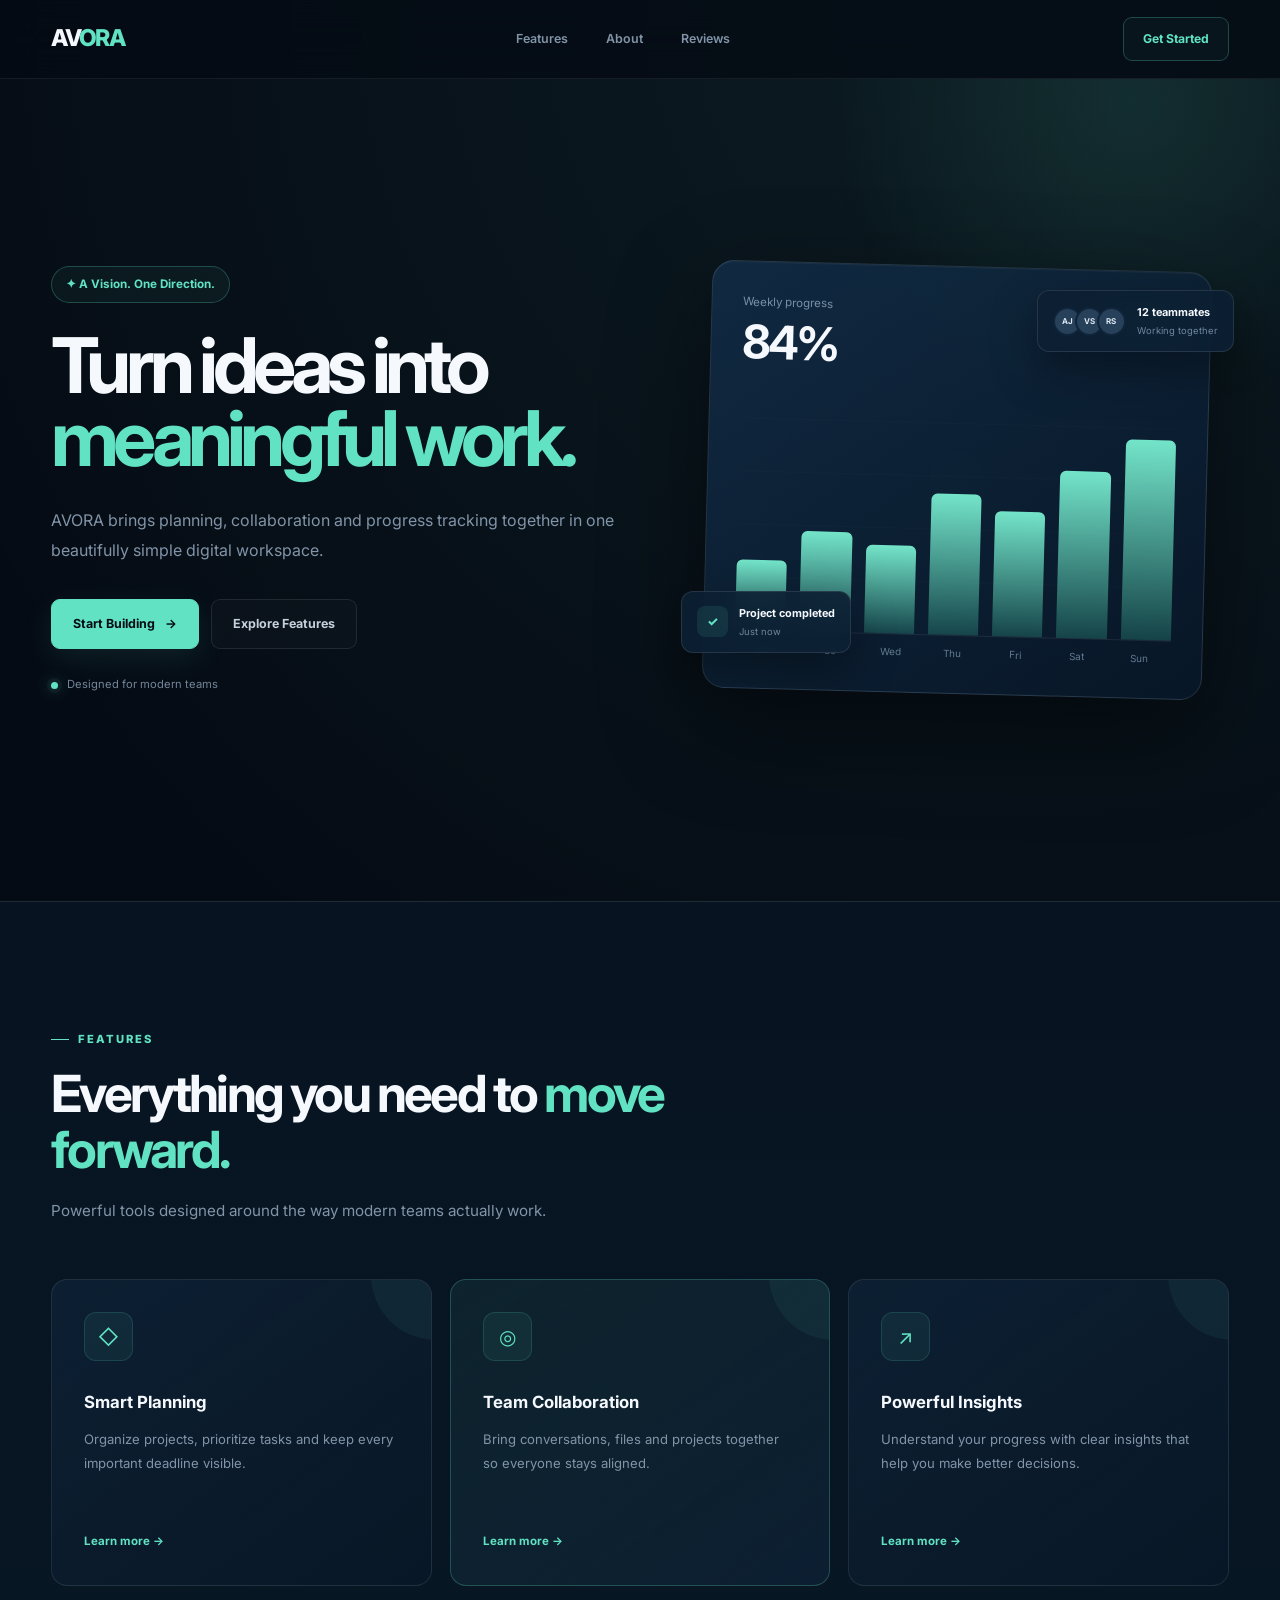
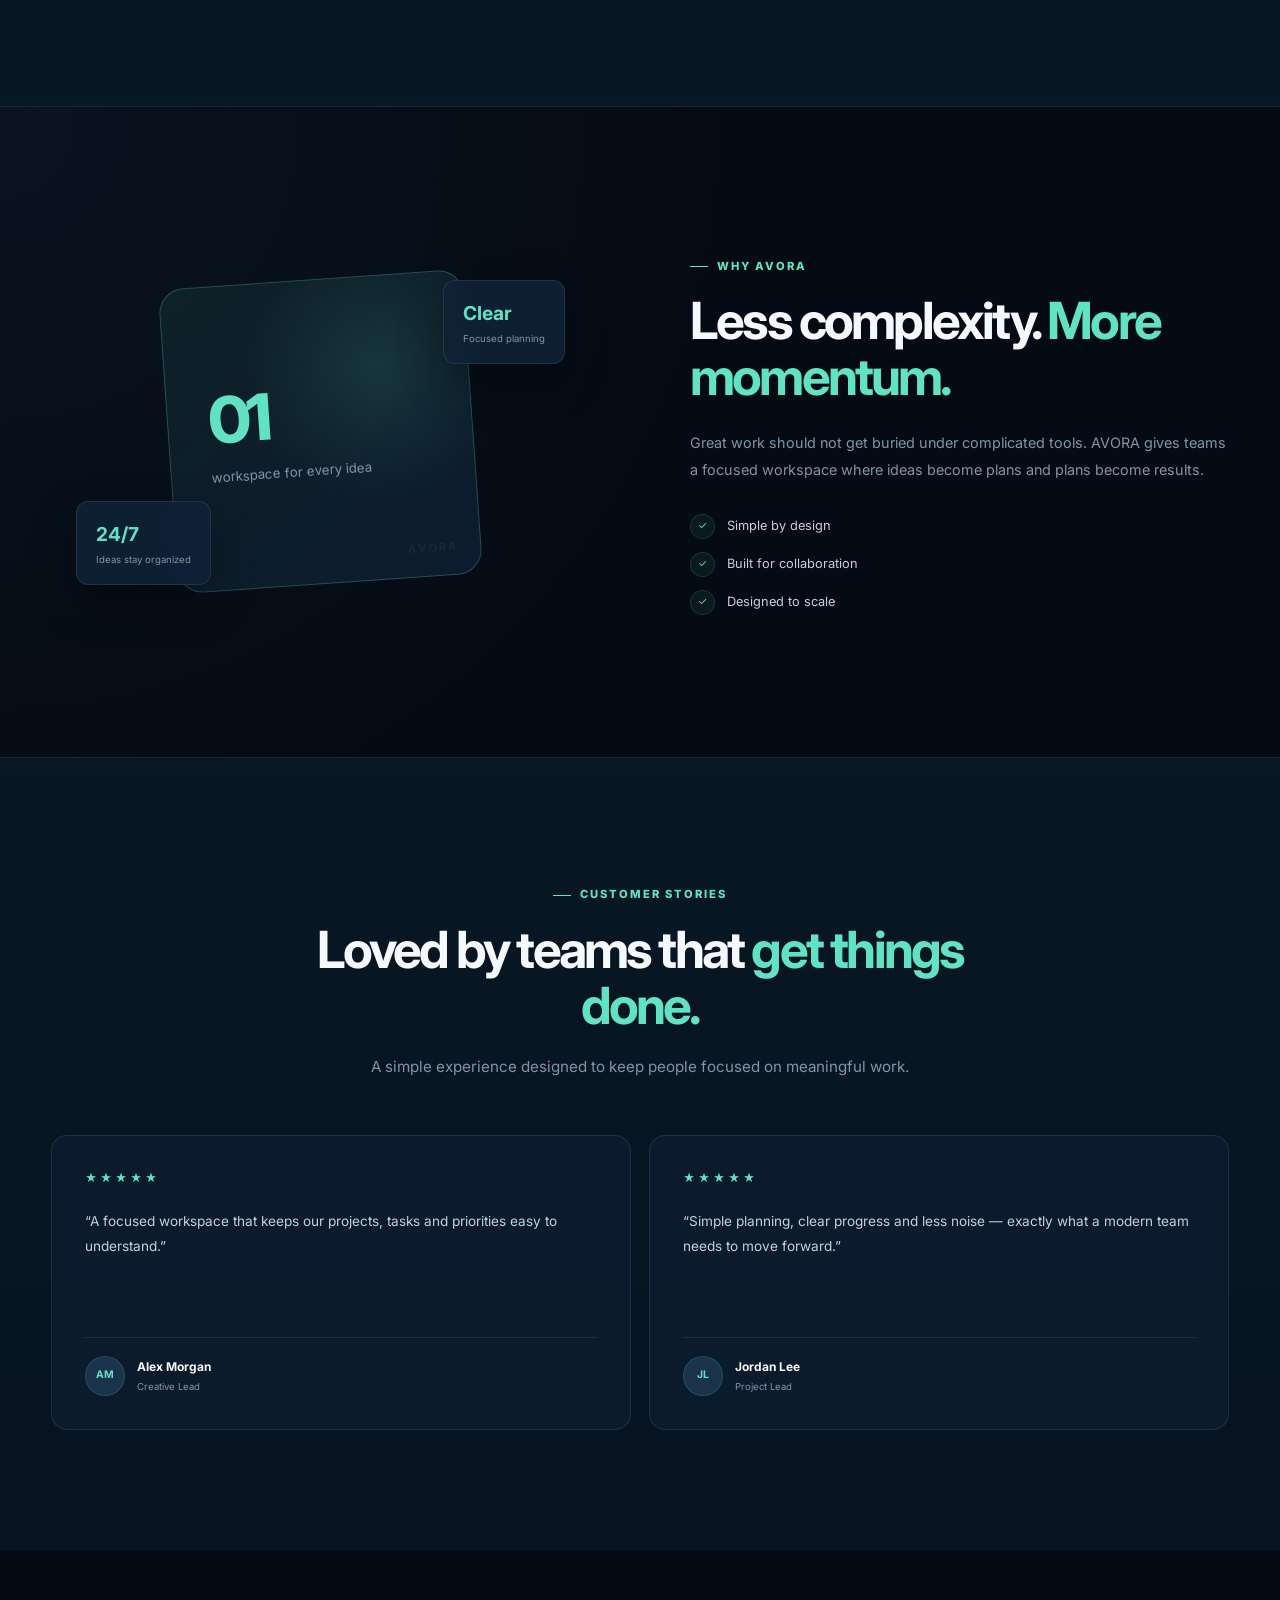
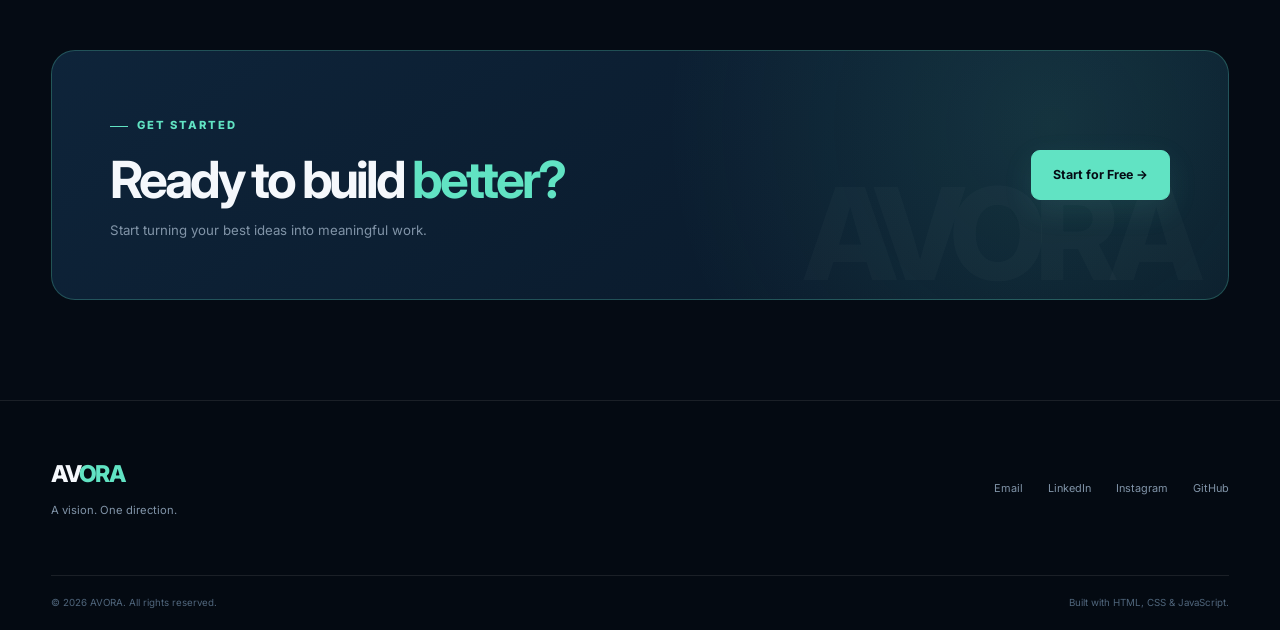
<file: WebDev-L1-LandingPage/index.html>
<!DOCTYPE html>
<html lang="en">

<head>

    <meta charset="UTF-8">

    <meta
        name="viewport"
        content="width=device-width, initial-scale=1.0"
    >

    <meta
        name="description"
        content="AVORA — A modern workspace for turning ideas into meaningful work."
    >

    <title>AVORA — A Vision. One Direction.</title>


    <!-- Google Font -->

    <link rel="preconnect" href="https://fonts.googleapis.com">

    <link
        rel="preconnect"
        href="https://fonts.gstatic.com"
        crossorigin
    >

    <link
        href="https://fonts.googleapis.com/css2?family=Inter:wght@400;500;600;700;800&display=swap"
        rel="stylesheet"
    >


    <!-- CSS -->

    <link
        rel="stylesheet"
        href="style.css"
    >

</head>


<body id="top">


    <!-- =====================================================
         NAVIGATION
    ====================================================== -->

    <header class="header">

        <nav class="navbar container">


            <!-- Logo -->

            <a
                href="#top"
                class="logo"
                aria-label="AVORA Home"
            >
                AV<span>ORA</span>
            </a>


            <!-- Navigation Links -->

            <div class="nav-links">

                <a href="#features">
                    Features
                </a>

                <a href="#about">
                    About
                </a>

                <a href="#reviews">
                    Reviews
                </a>

            </div>


            <!-- Get Started -->

            <a
                href="get-started.html"
                class="nav-button"
            >
                Get Started
            </a>

        </nav>

    </header>



    <!-- =====================================================
         MAIN
    ====================================================== -->

    <main>


        <!-- =================================================
             HERO
        ================================================== -->

        <section class="hero">

            <div class="container hero-grid">


                <!-- Hero Text -->

                <div class="hero-content">


                    <div class="hero-badge">

                        ✦ A Vision. One Direction.

                    </div>


                    <h1>

                        Turn ideas into

                        <span>
                            meaningful work.
                        </span>

                    </h1>


                    <p>

                        AVORA brings planning, collaboration
                        and progress tracking together in one
                        beautifully simple digital workspace.

                    </p>


                    <div class="hero-buttons">


                        <a
                            href="get-started.html"
                            class="primary-button"
                        >

                            Start Building

                            <span>
                                →
                            </span>

                        </a>


                        <a
                            href="#features"
                            class="secondary-button"
                        >

                            Explore Features

                        </a>

                    </div>


                    <div class="hero-trust">

                        <span
                            class="status-dot"
                            aria-hidden="true"
                        ></span>

                        Designed for modern teams

                    </div>

                </div>



                <!-- Dashboard -->

                <div class="hero-visual">


                    <div class="dashboard-card">


                        <div class="dashboard-top">


                            <div>

                                <small>
                                    Weekly progress
                                </small>

                                <h3>
                                    84%
                                </h3>

                            </div>


                            <div class="growth">

                                +18.4%

                            </div>

                        </div>



                        <!-- Chart -->

                        <div class="chart">

                            <div class="bar bar-1"></div>

                            <div class="bar bar-2"></div>

                            <div class="bar bar-3"></div>

                            <div class="bar bar-4"></div>

                            <div class="bar bar-5"></div>

                            <div class="bar bar-6"></div>

                            <div class="bar bar-7"></div>

                        </div>


                        <div class="chart-days">

                            <span>Mon</span>

                            <span>Tue</span>

                            <span>Wed</span>

                            <span>Thu</span>

                            <span>Fri</span>

                            <span>Sat</span>

                            <span>Sun</span>

                        </div>

                    </div>



                    <!-- Floating Card -->

                    <div class="floating-card task-card">


                        <div class="task-icon">
                            ✓
                        </div>


                        <div>

                            <strong>
                                Project completed
                            </strong>

                            <small>
                                Just now
                            </small>

                        </div>

                    </div>



                    <!-- Team Card -->

                    <div class="floating-card team-card">


                        <div class="avatars">

                            <span>
                                AJ
                            </span>

                            <span>
                                VS
                            </span>

                            <span>
                                RS
                            </span>

                        </div>


                        <div>

                            <strong>
                                12 teammates
                            </strong>

                            <small>
                                Working together
                            </small>

                        </div>

                    </div>

                </div>

            </div>

        </section>



        <!-- =================================================
             FEATURES
        ================================================== -->

        <section
            class="features section"
            id="features"
        >

            <div class="container">


                <div class="section-heading">


                    <div class="section-label">
                        FEATURES
                    </div>


                    <h2>

                        Everything you need to

                        <span>
                            move forward.
                        </span>

                    </h2>


                    <p>

                        Powerful tools designed around
                        the way modern teams actually work.

                    </p>

                </div>



                <div class="feature-grid">


                    <!-- Feature 1 -->

                    <article class="feature-card">


                        <div class="feature-icon">
                            ◇
                        </div>


                        <h3>
                            Smart Planning
                        </h3>


                        <p>

                            Organize projects, prioritize tasks
                            and keep every important deadline visible.

                        </p>


                        <a href="get-started.html">
                            Learn more →
                        </a>

                    </article>



                    <!-- Feature 2 -->

                    <article class="feature-card featured">


                        <div class="feature-icon">
                            ◎
                        </div>


                        <h3>
                            Team Collaboration
                        </h3>


                        <p>

                            Bring conversations, files and projects
                            together so everyone stays aligned.

                        </p>


                        <a href="get-started.html">
                            Learn more →
                        </a>

                    </article>



                    <!-- Feature 3 -->

                    <article class="feature-card">


                        <div class="feature-icon">
                            ↗
                        </div>


                        <h3>
                            Powerful Insights
                        </h3>


                        <p>

                            Understand your progress with clear
                            insights that help you make better decisions.

                        </p>


                        <a href="get-started.html">
                            Learn more →
                        </a>

                    </article>

                </div>

            </div>

        </section>



        <!-- =================================================
             ABOUT
        ================================================== -->

        <section
            class="about section"
            id="about"
        >

            <div class="container about-grid">


                <!-- Visual -->

                <div class="about-visual">


                    <div class="about-box">


                        <span class="about-number">
                            01
                        </span>


                        <span class="about-text">

                            workspace for every idea

                        </span>

                    </div>


                    <div class="mini-stat stat-one">

                        <strong>
                            Clear
                        </strong>

                        <small>
                            Focused planning
                        </small>

                    </div>


                    <div class="mini-stat stat-two">

                        <strong>
                            24/7
                        </strong>

                        <small>
                            Ideas stay organized
                        </small>

                    </div>

                </div>



                <!-- Text -->

                <div class="about-content">


                    <div class="section-label">
                        WHY AVORA
                    </div>


                    <h2>

                        Less complexity.

                        <span>
                            More momentum.
                        </span>

                    </h2>


                    <p>

                        Great work should not get buried under
                        complicated tools. AVORA gives teams a
                        focused workspace where ideas become plans
                        and plans become results.

                    </p>


                    <div class="about-points">


                        <div>

                            <span>
                                ✓
                            </span>

                            <p>
                                Simple by design
                            </p>

                        </div>


                        <div>

                            <span>
                                ✓
                            </span>

                            <p>
                                Built for collaboration
                            </p>

                        </div>


                        <div>

                            <span>
                                ✓
                            </span>

                            <p>
                                Designed to scale
                            </p>

                        </div>

                    </div>

                </div>

            </div>

        </section>



        <!-- =================================================
             REVIEWS
        ================================================== -->

        <section
            class="reviews section"
            id="reviews"
        >

            <div class="container">


                <div class="section-heading centered">


                    <div class="section-label">
                        CUSTOMER STORIES
                    </div>


                    <h2>

                        Loved by teams that

                        <span>
                            get things done.
                        </span>

                    </h2>


                    <p>

                        A simple experience designed to keep
                        people focused on meaningful work.

                    </p>

                </div>



                <div class="testimonial-grid">


                    <!-- Review 1 -->

                    <article class="testimonial">


                        <div class="stars">
                            ★★★★★
                        </div>


                        <p>

                            “A focused workspace that keeps our
                            projects, tasks and priorities easy
                            to understand.”

                        </p>


                        <div class="person">


                            <div class="person-avatar">
                                AM
                            </div>


                            <div>

                                <strong>
                                    Alex Morgan
                                </strong>

                                <small>
                                    Creative Lead
                                </small>

                            </div>

                        </div>

                    </article>



                    <!-- Review 2 -->

                    <article class="testimonial">


                        <div class="stars">
                            ★★★★★
                        </div>


                        <p>

                            “Simple planning, clear progress and
                            less noise — exactly what a modern
                            team needs to move forward.”

                        </p>


                        <div class="person">


                            <div class="person-avatar">
                                JL
                            </div>


                            <div>

                                <strong>
                                    Jordan Lee
                                </strong>

                                <small>
                                    Project Lead
                                </small>

                            </div>

                        </div>

                    </article>

                </div>

            </div>

        </section>



        <!-- =================================================
             CTA
        ================================================== -->

        <section class="cta section">

            <div class="container">


                <div class="cta-box">


                    <div>


                        <div class="section-label">
                            GET STARTED
                        </div>


                        <h2>

                            Ready to build

                            <span>
                                better?
                            </span>

                        </h2>


                        <p>

                            Start turning your best ideas
                            into meaningful work.

                        </p>

                    </div>


                    <a
                        href="get-started.html"
                        class="primary-button"
                    >

                        Start for Free →

                    </a>

                </div>

            </div>

        </section>

    </main>



    <!-- =====================================================
         FOOTER
    ====================================================== -->

    <footer class="footer">

        <div class="container footer-content">


            <div>

                <a
                    href="#top"
                    class="logo"
                >
                    AV<span>ORA</span>
                </a>


                <p>
                    A vision. One direction.
                </p>

            </div>


            <div class="footer-links">


                <a href="mailto:hello@avora.example">
                    Email
                </a>


                <a
                    href="https://www.linkedin.com/"
                    target="_blank"
                    rel="noopener noreferrer"
                >
                    LinkedIn
                </a>


                <a
                    href="https://www.instagram.com/"
                    target="_blank"
                    rel="noopener noreferrer"
                >
                    Instagram
                </a>


                <a
                    href="https://github.com/"
                    target="_blank"
                    rel="noopener noreferrer"
                >
                    GitHub
                </a>

            </div>

        </div>



        <div class="container copyright">

            <p>
                © 2026 AVORA. All rights reserved.
            </p>


            <p>
                Built with HTML, CSS & JavaScript.
            </p>

        </div>

    </footer>


</body>

</html>
</file>
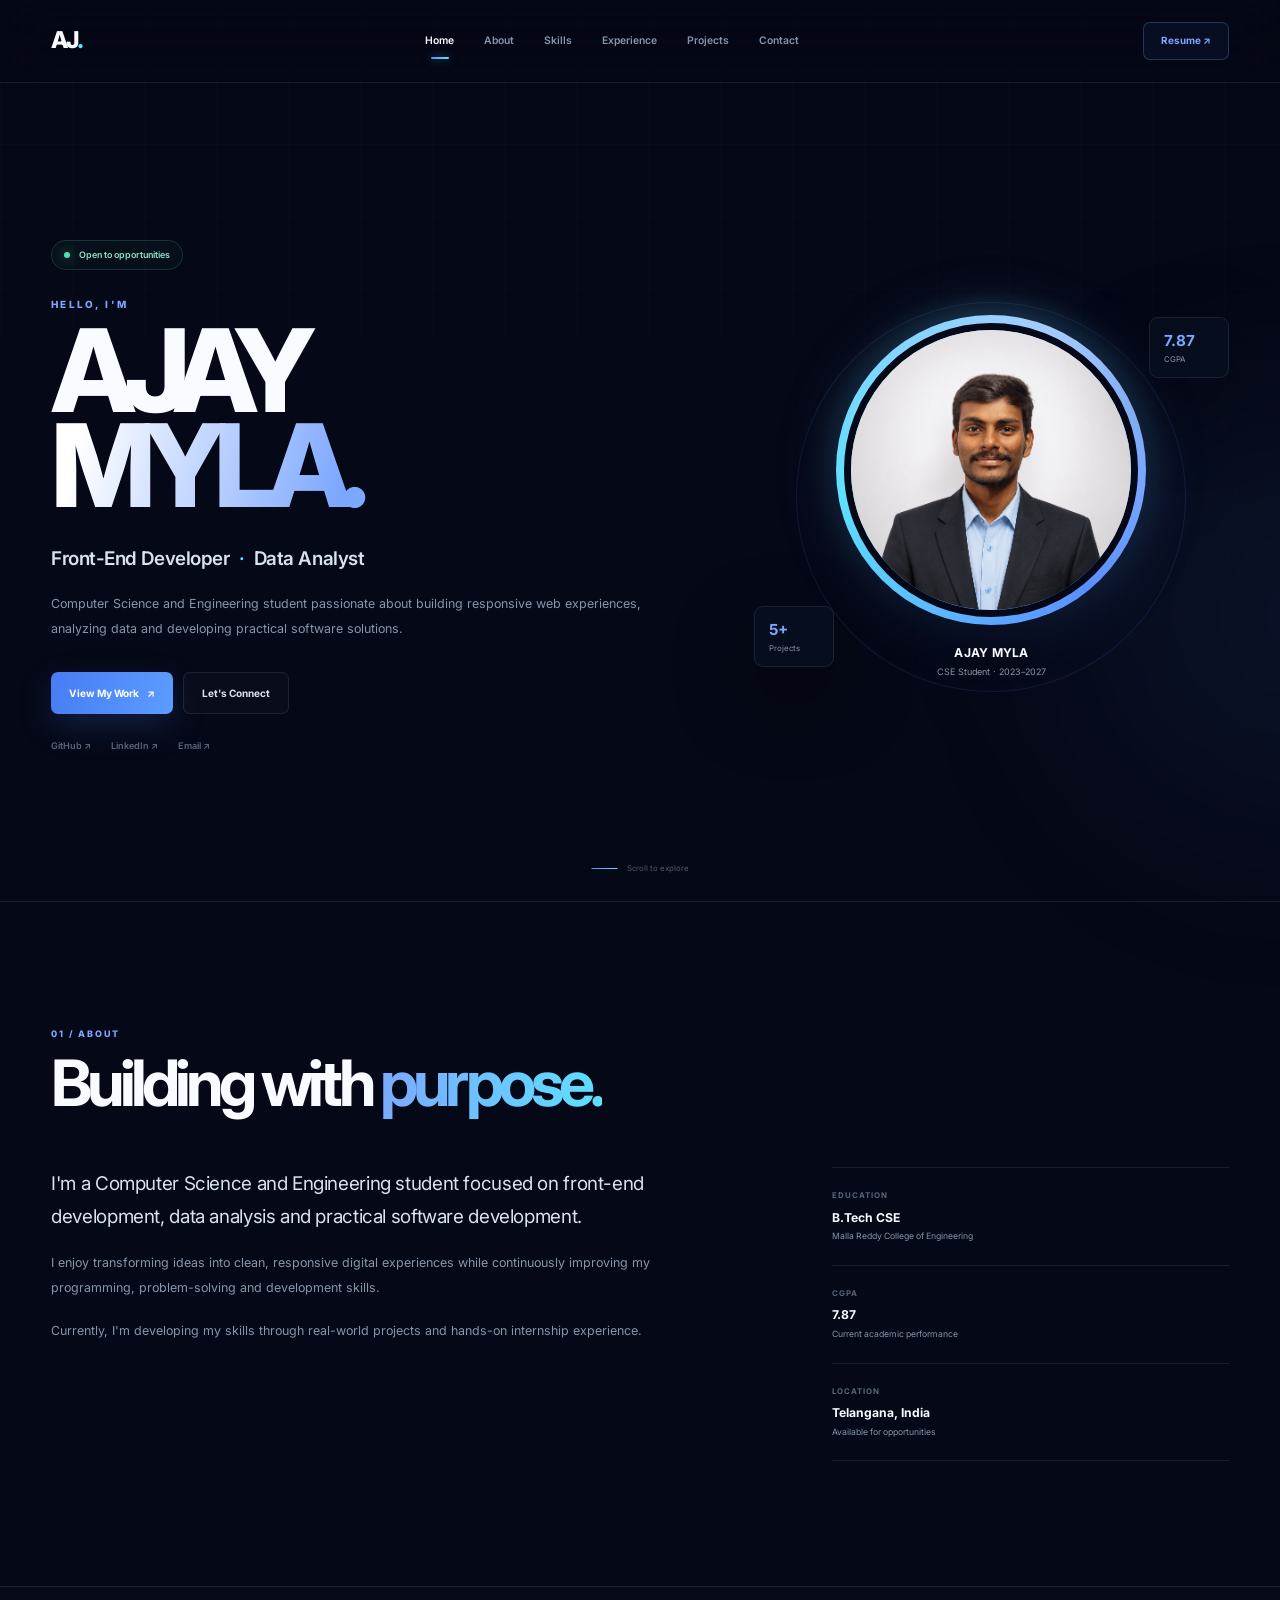
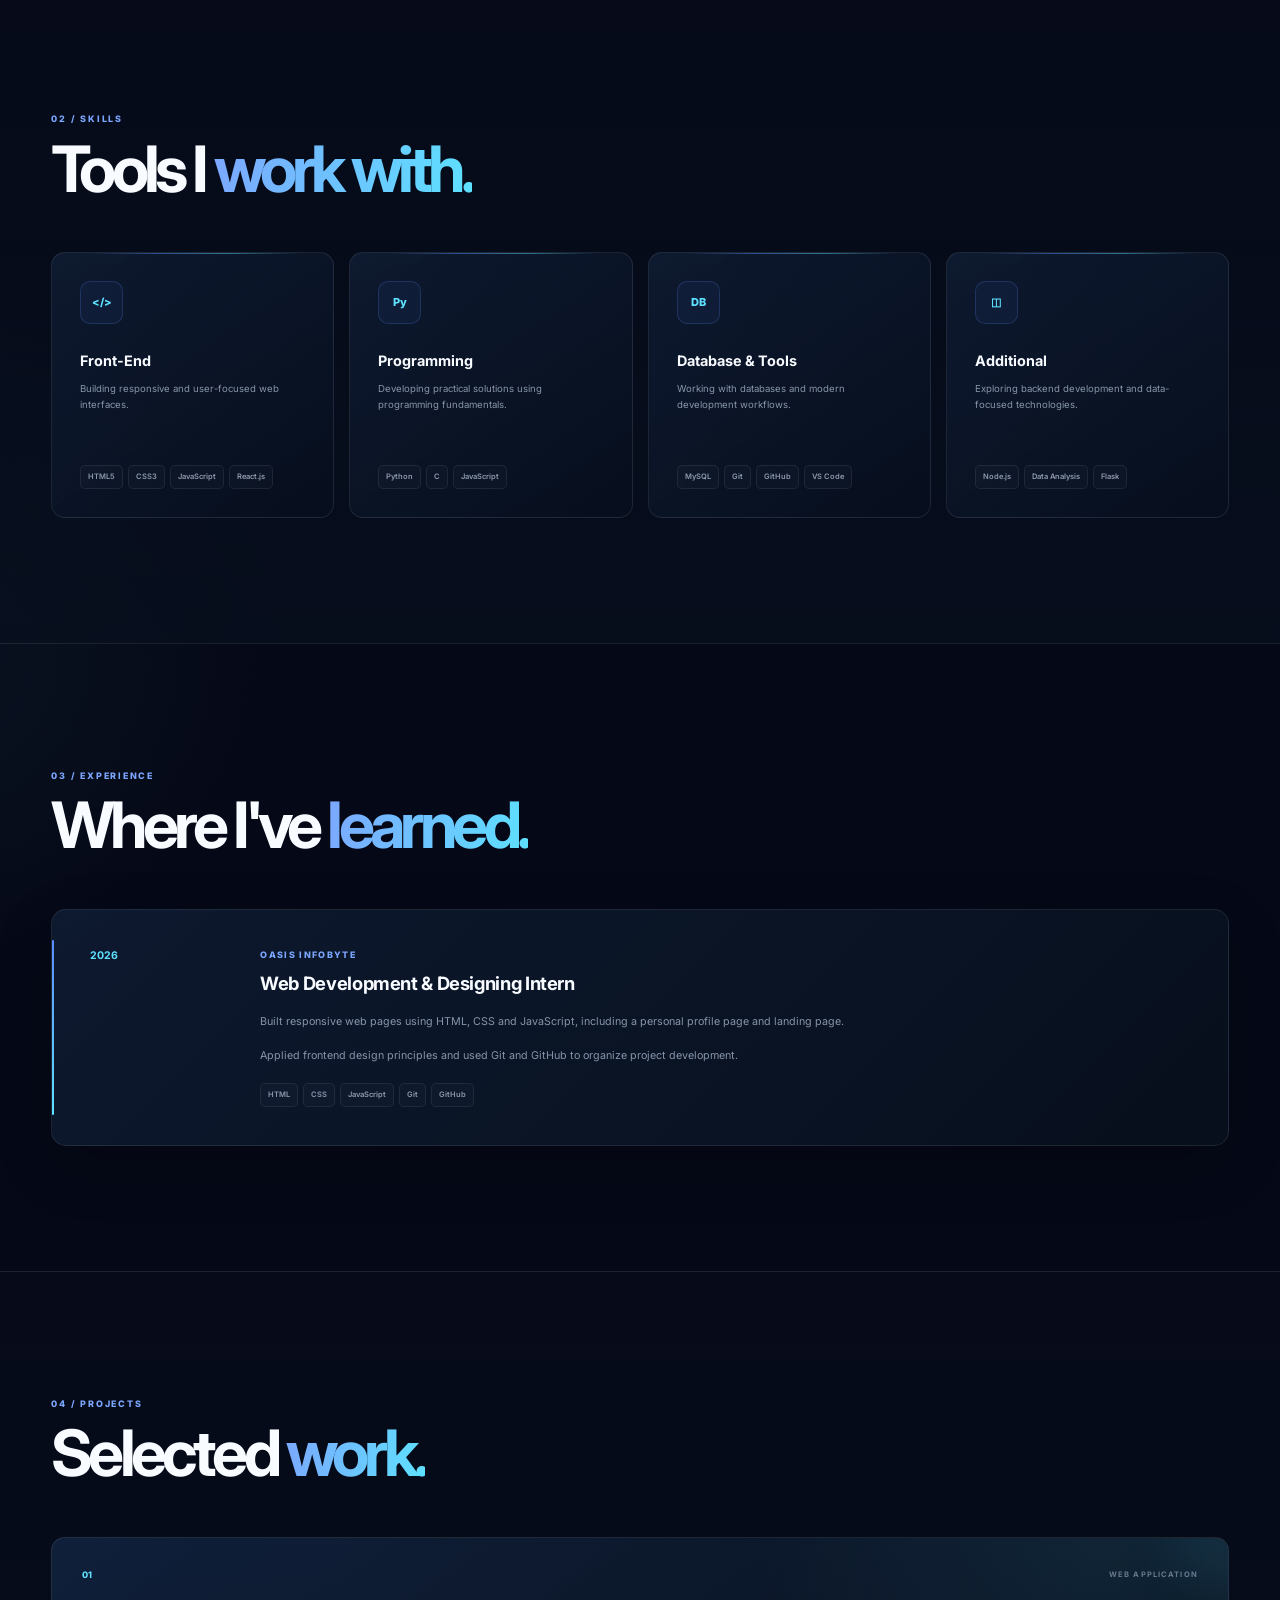
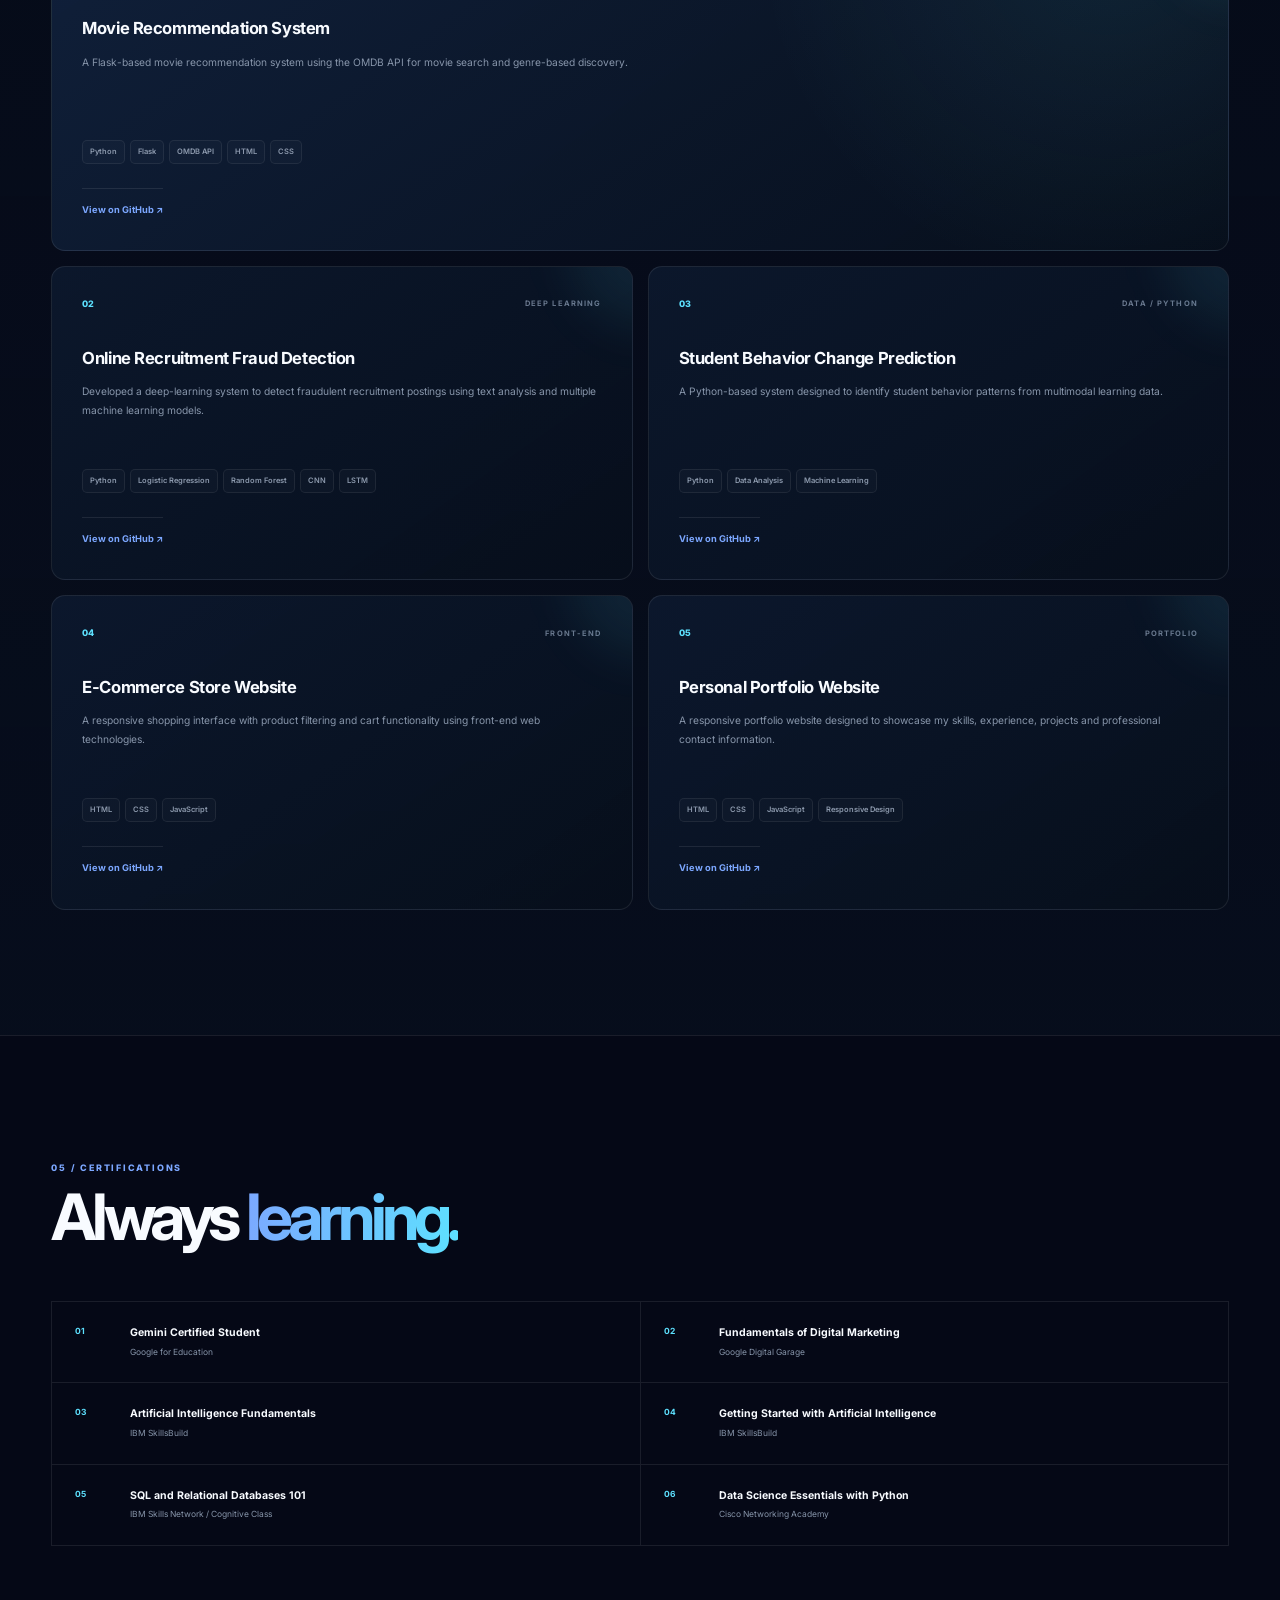
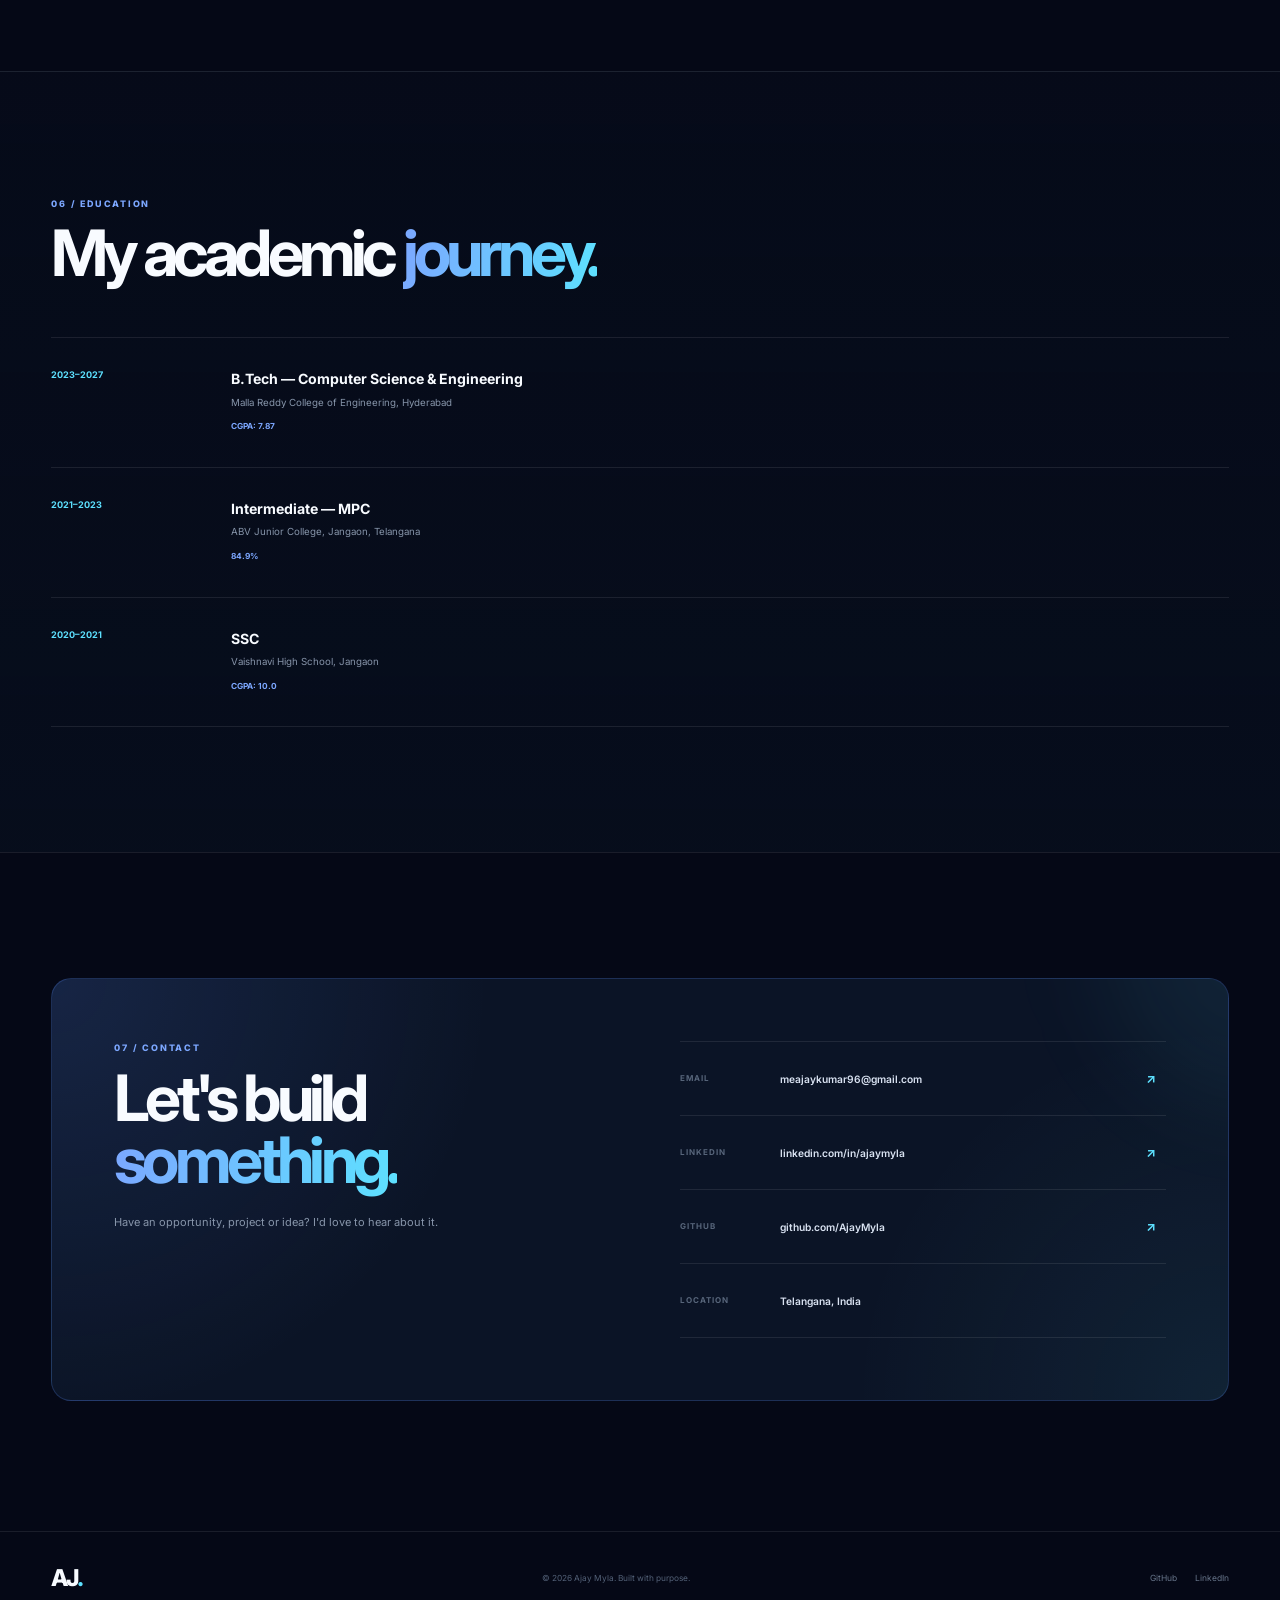
<file: WebDev-L1-PersonalPortfolio/index.html>
<!DOCTYPE html>
<html lang="en">

<head>

    <meta charset="UTF-8">

    <meta
        name="viewport"
        content="width=device-width, initial-scale=1.0"
    >

    <meta
        name="description"
        content="Ajay Myla — Front-End Developer, Data Analyst and C & Python Developer."
    >

    <meta
        name="author"
        content="Ajay Myla"
    >

    <title>Ajay Myla | Developer Portfolio</title>

    <!-- Google Font -->
    <link rel="preconnect" href="https://fonts.googleapis.com">

    <link
        rel="preconnect"
        href="https://fonts.gstatic.com"
        crossorigin
    >

    <link
        href="https://fonts.googleapis.com/css2?family=Inter:wght@400;500;600;700;800&display=swap"
        rel="stylesheet"
    >

    <!-- CSS -->
    <link rel="stylesheet" href="style.css">

</head>


<body>


<!-- =========================
     NAVIGATION
========================= -->

<header class="header" id="header">

    <nav class="navbar">

        <a href="#home" class="logo">
            AJ<span>.</span>
        </a>


        <button
            class="menu-button"
            id="menuButton"
            aria-label="Open navigation"
        >
            <span></span>
            <span></span>
            <span></span>
        </button>


        <div class="nav-links" id="navLinks">

            <a href="#home" class="nav-link active">Home</a>

            <a href="#about" class="nav-link">About</a>

            <a href="#skills" class="nav-link">Skills</a>

            <a href="#experience" class="nav-link">Experience</a>

            <a href="#projects" class="nav-link">Projects</a>

            <a href="#contact" class="nav-link">Contact</a>

        </div>


        <a
            href="assets/Ajay_Myla_Resume.pdf"
            class="resume-button"
            target="_blank"
        >
            Resume ↗
        </a>

    </nav>

</header>



<main>


<!-- =========================
     HERO
========================= -->

<section class="hero section-anchor" id="home">

    <div class="hero-container">


        <div class="hero-content reveal">

            <div class="availability">

                <span class="status-dot"></span>

                Open to opportunities

            </div>


            <p class="eyebrow">
                HELLO, I'M
            </p>


            <h1>

                AJAY

                <span>
                    MYLA.
                </span>

            </h1>


            <h2>
                Front-End Developer
                <span>·</span>
                Data Analyst
            </h2>


            <p class="hero-description">

                Computer Science and Engineering student passionate
                about building responsive web experiences, analyzing
                data and developing practical software solutions.

            </p>


            <div class="hero-actions">

                <a
                    href="#projects"
                    class="primary-button"
                >
                    View My Work
                    <span>↗</span>
                </a>


                <a
                    href="#contact"
                    class="secondary-button"
                >
                    Let's Connect
                </a>

            </div>


            <div class="quick-links">

                <a
                    href="https://github.com/AjayMyla"
                    target="_blank"
                    rel="noopener noreferrer"
                >
                    GitHub ↗
                </a>

                <a
                    href="https://www.linkedin.com/in/ajaymyla"
                    target="_blank"
                    rel="noopener noreferrer"
                >
                    LinkedIn ↗
                </a>

                <a
                    href="mailto:meajaykumar96@gmail.com"
                >
                    Email ↗
                </a>

            </div>

        </div>



        <!-- PROFILE -->

        <div class="hero-profile reveal">

            <div class="profile-orbit orbit-one"></div>

            <div class="profile-orbit orbit-two"></div>


            <div class="profile-image-wrapper">

                <img
                    src="assets/profile.jpg"
                    alt="Ajay Myla"
                >

            </div>


            <div class="profile-info">

                <strong>
                    AJAY MYLA
                </strong>

                <span>
                    CSE Student · 2023–2027
                </span>

            </div>


            <div class="floating-card card-one">

                <strong>
                    7.87
                </strong>

                <span>
                    CGPA
                </span>

            </div>


            <div class="floating-card card-two">

                <strong>
                    5+
                </strong>

                <span>
                    Projects
                </span>

            </div>

        </div>

    </div>


    <div class="scroll-indicator">

        <span></span>

        Scroll to explore

    </div>

</section>



<!-- =========================
     ABOUT
========================= -->

<section
    class="section section-anchor"
    id="about"
>

    <div class="container">


        <div class="section-heading reveal">

            <p class="section-number">
                01 / ABOUT
            </p>

            <h2>
                Building with
                <span>purpose.</span>
            </h2>

        </div>


        <div class="about-grid">


            <div class="about-main reveal">

                <p class="large-text">

                    I'm a Computer Science and Engineering student
                    focused on front-end development, data analysis
                    and practical software development.

                </p>


                <p>

                    I enjoy transforming ideas into clean,
                    responsive digital experiences while continuously
                    improving my programming, problem-solving and
                    development skills.

                </p>


                <p>

                    Currently, I'm developing my skills through
                    real-world projects and hands-on internship
                    experience.

                </p>

            </div>


            <div class="about-facts reveal">

                <div class="fact">

                    <span>
                        EDUCATION
                    </span>

                    <strong>
                        B.Tech CSE
                    </strong>

                    <small>
                        Malla Reddy College of Engineering
                    </small>

                </div>


                <div class="fact">

                    <span>
                        CGPA
                    </span>

                    <strong>
                        7.87
                    </strong>

                    <small>
                        Current academic performance
                    </small>

                </div>


                <div class="fact">

                    <span>
                        LOCATION
                    </span>

                    <strong>
                        Telangana, India
                    </strong>

                    <small>
                        Available for opportunities
                    </small>

                </div>

            </div>

        </div>

    </div>

</section>



<!-- =========================
     SKILLS
========================= -->

<section
    class="section dark-section section-anchor"
    id="skills"
>

    <div class="container">


        <div class="section-heading reveal">

            <p class="section-number">
                02 / SKILLS
            </p>

            <h2>
                Tools I
                <span>work with.</span>
            </h2>

        </div>


        <div class="skills-grid">


            <div class="skill-card reveal">

                <div class="skill-icon">
                    &lt;/&gt;
                </div>

                <h3>
                    Front-End
                </h3>

                <p>
                    Building responsive and user-focused
                    web interfaces.
                </p>

                <div class="tags">

                    <span>HTML5</span>

                    <span>CSS3</span>

                    <span>JavaScript</span>

                    <span>React.js</span>

                </div>

            </div>



            <div class="skill-card reveal">

                <div class="skill-icon">
                    Py
                </div>

                <h3>
                    Programming
                </h3>

                <p>
                    Developing practical solutions using
                    programming fundamentals.
                </p>

                <div class="tags">

                    <span>Python</span>

                    <span>C</span>

                    <span>JavaScript</span>

                </div>

            </div>



            <div class="skill-card reveal">

                <div class="skill-icon">
                    DB
                </div>

                <h3>
                    Database & Tools
                </h3>

                <p>
                    Working with databases and modern
                    development workflows.
                </p>

                <div class="tags">

                    <span>MySQL</span>

                    <span>Git</span>

                    <span>GitHub</span>

                    <span>VS Code</span>

                </div>

            </div>



            <div class="skill-card reveal">

                <div class="skill-icon">
                    ◫
                </div>

                <h3>
                    Additional
                </h3>

                <p>
                    Exploring backend development and
                    data-focused technologies.
                </p>

                <div class="tags">

                    <span>Node.js</span>

                    <span>Data Analysis</span>

                    <span>Flask</span>

                </div>

            </div>

        </div>

    </div>

</section>



<!-- =========================
     EXPERIENCE
========================= -->

<section
    class="section section-anchor"
    id="experience"
>

    <div class="container">


        <div class="section-heading reveal">

            <p class="section-number">
                03 / EXPERIENCE
            </p>

            <h2>
                Where I've
                <span>learned.</span>
            </h2>

        </div>


        <div class="experience-card reveal">

            <div class="experience-date">
                2026
            </div>


            <div class="experience-content">

                <p class="experience-company">
                    OASIS INFOBYTE
                </p>

                <h3>
                    Web Development & Designing Intern
                </h3>

                <p>

                    Built responsive web pages using HTML, CSS
                    and JavaScript, including a personal profile
                    page and landing page.

                </p>

                <p>

                    Applied frontend design principles and used
                    Git and GitHub to organize project development.

                </p>


                <div class="tags">

                    <span>HTML</span>

                    <span>CSS</span>

                    <span>JavaScript</span>

                    <span>Git</span>

                    <span>GitHub</span>

                </div>

            </div>

        </div>

    </div>

</section>



<!-- =========================
     PROJECTS
========================= -->

<section
    class="section dark-section section-anchor"
    id="projects"
>

    <div class="container">


        <div class="section-heading reveal">

            <p class="section-number">
                04 / PROJECTS
            </p>

            <h2>
                Selected
                <span>work.</span>
            </h2>

        </div>


        <div class="projects-grid">


            <!-- PROJECT 1 -->

            <article class="project-card featured reveal">

                <div class="project-top">

                    <span class="project-index">
                        01
                    </span>

                    <span class="project-category">
                        WEB APPLICATION
                    </span>

                </div>


                <h3>
                    Movie Recommendation System
                </h3>


                <p>

                    A Flask-based movie recommendation system
                    using the OMDB API for movie search and
                    genre-based discovery.

                </p>


                <div class="tags">

                    <span>Python</span>

                    <span>Flask</span>

                    <span>OMDB API</span>

                    <span>HTML</span>

                    <span>CSS</span>

                </div>


                <a
                    href="https://github.com/AjayMyla"
                    target="_blank"
                    rel="noopener noreferrer"
                    class="project-link"
                >
                    View on GitHub ↗
                </a>

            </article>



            <!-- PROJECT 2 -->

            <article class="project-card reveal">

                <div class="project-top">

                    <span class="project-index">
                        02
                    </span>

                    <span class="project-category">
                        DEEP LEARNING
                    </span>

                </div>


                <h3>
                    Online Recruitment Fraud Detection
                </h3>


                <p>

                    Developed a deep-learning system to detect
                    fraudulent recruitment postings using text
                    analysis and multiple machine learning models.

                </p>


                <div class="tags">

                    <span>Python</span>

                    <span>Logistic Regression</span>

                    <span>Random Forest</span>

                    <span>CNN</span>

                    <span>LSTM</span>

                </div>


                <a
                    href="https://github.com/AjayMyla"
                    target="_blank"
                    rel="noopener noreferrer"
                    class="project-link"
                >
                    View on GitHub ↗
                </a>

            </article>



            <!-- PROJECT 3 -->

            <article class="project-card reveal">

                <div class="project-top">

                    <span class="project-index">
                        03
                    </span>

                    <span class="project-category">
                        DATA / PYTHON
                    </span>

                </div>


                <h3>
                    Student Behavior Change Prediction
                </h3>


                <p>

                    A Python-based system designed to identify
                    student behavior patterns from multimodal
                    learning data.

                </p>


                <div class="tags">

                    <span>Python</span>

                    <span>Data Analysis</span>

                    <span>Machine Learning</span>

                </div>


                <a
                    href="https://github.com/AjayMyla"
                    target="_blank"
                    rel="noopener noreferrer"
                    class="project-link"
                >
                    View on GitHub ↗
                </a>

            </article>



            <!-- PROJECT 4 -->

            <article class="project-card reveal">

                <div class="project-top">

                    <span class="project-index">
                        04
                    </span>

                    <span class="project-category">
                        FRONT-END
                    </span>

                </div>


                <h3>
                    E-Commerce Store Website
                </h3>


                <p>

                    A responsive shopping interface with product
                    filtering and cart functionality using
                    front-end web technologies.

                </p>


                <div class="tags">

                    <span>HTML</span>

                    <span>CSS</span>

                    <span>JavaScript</span>

                </div>


                <a
                    href="https://github.com/AjayMyla"
                    target="_blank"
                    rel="noopener noreferrer"
                    class="project-link"
                >
                    View on GitHub ↗
                </a>

            </article>



            <!-- PROJECT 5 -->

            <article class="project-card reveal">

                <div class="project-top">

                    <span class="project-index">
                        05
                    </span>

                    <span class="project-category">
                        PORTFOLIO
                    </span>

                </div>


                <h3>
                    Personal Portfolio Website
                </h3>


                <p>

                    A responsive portfolio website designed to
                    showcase my skills, experience, projects and
                    professional contact information.

                </p>


                <div class="tags">

                    <span>HTML</span>

                    <span>CSS</span>

                    <span>JavaScript</span>

                    <span>Responsive Design</span>

                </div>


                <a
                    href="https://github.com/AjayMyla"
                    target="_blank"
                    rel="noopener noreferrer"
                    class="project-link"
                >
                    View on GitHub ↗
                </a>

            </article>

        </div>

    </div>

</section>



<!-- =========================
     CERTIFICATIONS
========================= -->

<section class="section">

    <div class="container">


        <div class="section-heading reveal">

            <p class="section-number">
                05 / CERTIFICATIONS
            </p>

            <h2>
                Always
                <span>learning.</span>
            </h2>

        </div>


        <div class="certifications-grid">


            <div class="certificate reveal">

                <span>
                    01
                </span>

                <div>

                    <strong>
                        Gemini Certified Student
                    </strong>

                    <small>
                        Google for Education
                    </small>

                </div>

            </div>


            <div class="certificate reveal">

                <span>
                    02
                </span>

                <div>

                    <strong>
                        Fundamentals of Digital Marketing
                    </strong>

                    <small>
                        Google Digital Garage
                    </small>

                </div>

            </div>


            <div class="certificate reveal">

                <span>
                    03
                </span>

                <div>

                    <strong>
                        Artificial Intelligence Fundamentals
                    </strong>

                    <small>
                        IBM SkillsBuild
                    </small>

                </div>

            </div>


            <div class="certificate reveal">

                <span>
                    04
                </span>

                <div>

                    <strong>
                        Getting Started with Artificial Intelligence
                    </strong>

                    <small>
                        IBM SkillsBuild
                    </small>

                </div>

            </div>


            <div class="certificate reveal">

                <span>
                    05
                </span>

                <div>

                    <strong>
                        SQL and Relational Databases 101
                    </strong>

                    <small>
                        IBM Skills Network / Cognitive Class
                    </small>

                </div>

            </div>


            <div class="certificate reveal">

                <span>
                    06
                </span>

                <div>

                    <strong>
                        Data Science Essentials with Python
                    </strong>

                    <small>
                        Cisco Networking Academy
                    </small>

                </div>

            </div>

        </div>

    </div>

</section>



<!-- =========================
     EDUCATION
========================= -->

<section class="section dark-section">

    <div class="container">


        <div class="section-heading reveal">

            <p class="section-number">
                06 / EDUCATION
            </p>

            <h2>
                My academic
                <span>journey.</span>
            </h2>

        </div>


        <div class="education-list">


            <div class="education-item reveal">

                <div class="education-year">
                    2023–2027
                </div>

                <div>

                    <h3>
                        B.Tech — Computer Science & Engineering
                    </h3>

                    <p>
                        Malla Reddy College of Engineering,
                        Hyderabad
                    </p>

                    <span>
                        CGPA: 7.87
                    </span>

                </div>

            </div>


            <div class="education-item reveal">

                <div class="education-year">
                    2021–2023
                </div>

                <div>

                    <h3>
                        Intermediate — MPC
                    </h3>

                    <p>
                        ABV Junior College, Jangaon, Telangana
                    </p>

                    <span>
                        84.9%
                    </span>

                </div>

            </div>


            <div class="education-item reveal">

                <div class="education-year">
                    2020–2021
                </div>

                <div>

                    <h3>
                        SSC
                    </h3>

                    <p>
                        Vaishnavi High School, Jangaon
                    </p>

                    <span>
                        CGPA: 10.0
                    </span>

                </div>

            </div>

        </div>

    </div>

</section>



<!-- =========================
     CONTACT
========================= -->

<section
    class="section contact-section section-anchor"
    id="contact"
>

    <div class="container">


        <div class="contact-card reveal">


            <div class="contact-intro">

                <p class="section-number">
                    07 / CONTACT
                </p>

                <h2>
                    Let's build
                    <span>something.</span>
                </h2>

                <p>

                    Have an opportunity, project or idea?
                    I'd love to hear about it.

                </p>

            </div>


            <div class="contact-details">


                <a
                    href="mailto:meajaykumar96@gmail.com"
                    class="contact-link"
                >

                    <span>
                        EMAIL
                    </span>

                    <strong>
                        meajaykumar96@gmail.com
                    </strong>

                    <b>
                        ↗
                    </b>

                </a>


                <a
                    href="https://www.linkedin.com/in/ajaymyla"
                    target="_blank"
                    rel="noopener noreferrer"
                    class="contact-link"
                >

                    <span>
                        LINKEDIN
                    </span>

                    <strong>
                        linkedin.com/in/ajaymyla
                    </strong>

                    <b>
                        ↗
                    </b>

                </a>


                <a
                    href="https://github.com/AjayMyla"
                    target="_blank"
                    rel="noopener noreferrer"
                    class="contact-link"
                >

                    <span>
                        GITHUB
                    </span>

                    <strong>
                        github.com/AjayMyla
                    </strong>

                    <b>
                        ↗
                    </b>

                </a>


                <div class="contact-link">

                    <span>
                        LOCATION
                    </span>

                    <strong>
                        Telangana, India
                    </strong>

                </div>

            </div>

        </div>

    </div>

</section>


</main>



<!-- =========================
     FOOTER
========================= -->

<footer class="footer">

    <div class="footer-inner">

        <a href="#home" class="logo">
            AJ<span>.</span>
        </a>

        <p>
            © <span id="year"></span> Ajay Myla. Built with purpose.
        </p>

        <div class="footer-links">

            <a
                href="https://github.com/AjayMyla"
                target="_blank"
                rel="noopener noreferrer"
            >
                GitHub
            </a>

            <a
                href="https://www.linkedin.com/in/ajaymyla"
                target="_blank"
                rel="noopener noreferrer"
            >
                LinkedIn
            </a>

        </div>

    </div>

</footer>



<!-- JavaScript -->
<script src="script.js"></script>

</body>

</html>
</file>
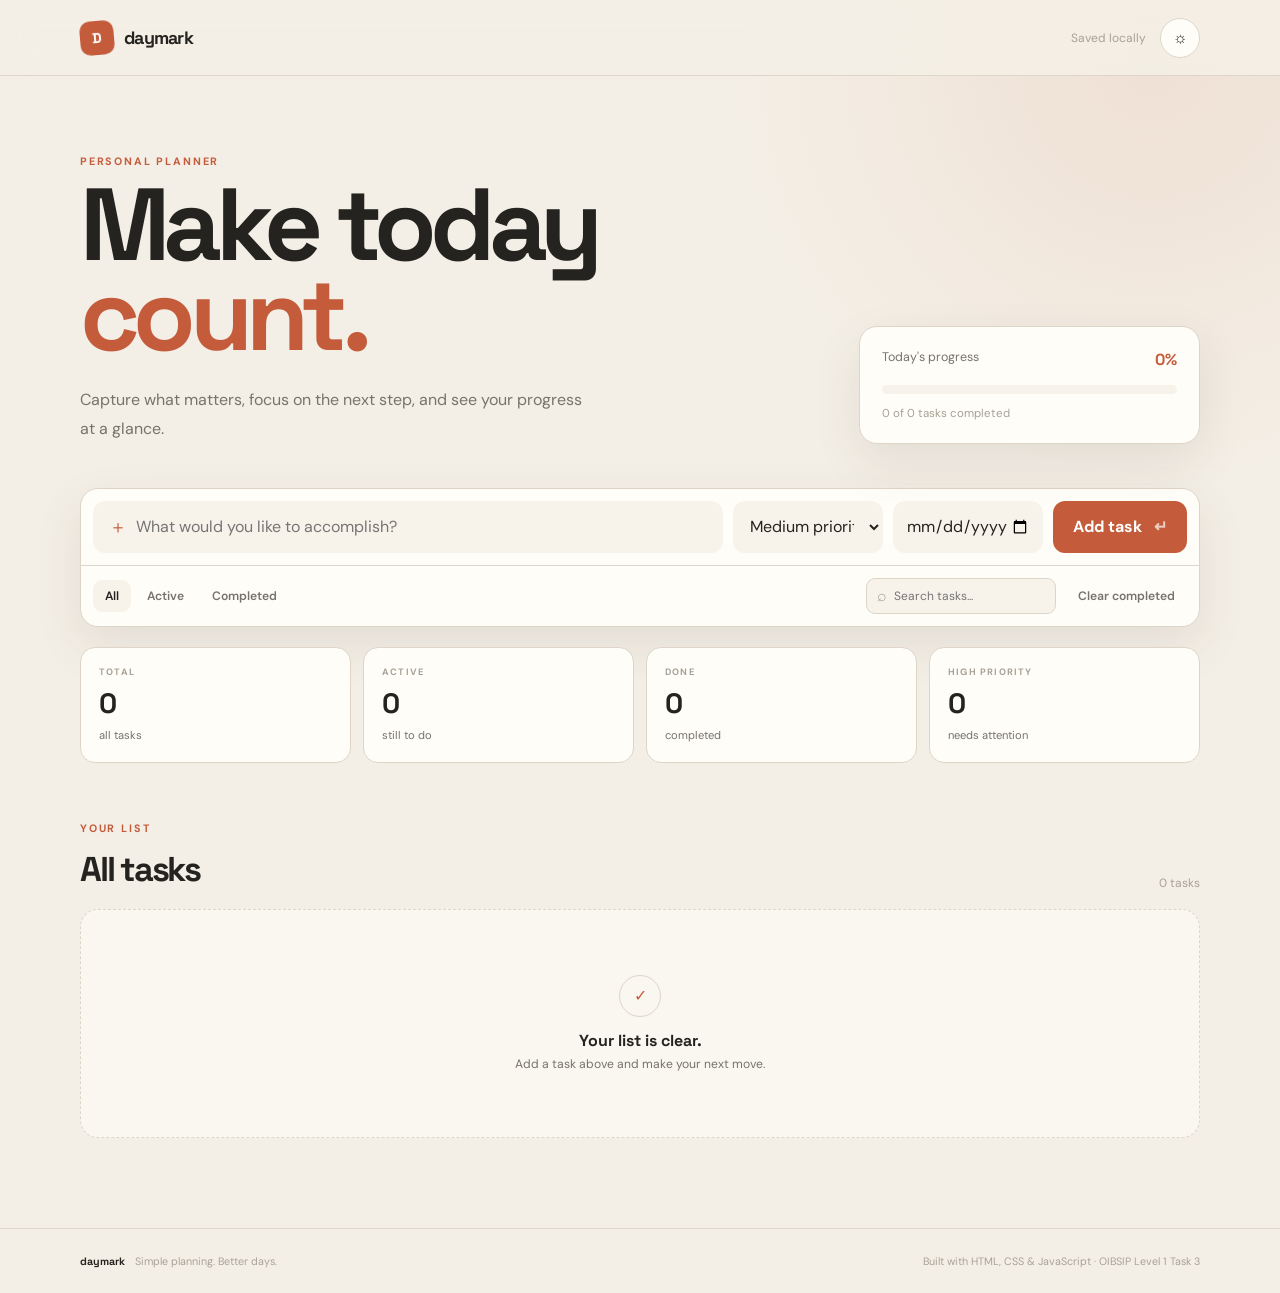
<file: WebDev-L1-ToDoWebApp/index.html>
<!DOCTYPE html>
<html lang="en">
<head>
    <meta charset="UTF-8">

    <meta
        name="viewport"
        content="width=device-width, initial-scale=1.0"
    >

    <meta
        name="description"
        content="Daymark — a modern, responsive personal task planner built with HTML, CSS and JavaScript."
    >

    <title>Daymark | Personal Task Planner</title>

    <!-- Google Fonts -->
    <link rel="preconnect" href="https://fonts.googleapis.com">
    <link
        rel="preconnect"
        href="https://fonts.gstatic.com"
        crossorigin
    >

    <link
        href="https://fonts.googleapis.com/css2?family=DM+Sans:wght@400;500;600;700&family=Space+Grotesk:wght@500;600;700&display=swap"
        rel="stylesheet"
    >

    <!-- CSS -->
    <link rel="stylesheet" href="style.css">
</head>

<body>

    <div class="app-shell">

        <!-- =========================
             HEADER
        ========================== -->

        <header class="topbar">

            <a
                class="brand"
                href="#"
                aria-label="Daymark home"
            >
                <span class="brand-mark">D</span>
                <span>daymark</span>
            </a>

            <div class="topbar-actions">

                <span
                    class="save-status"
                    id="saveStatus"
                >
                    Saved locally
                </span>

                <button
                    class="icon-btn theme-btn"
                    id="themeToggle"
                    type="button"
                    aria-label="Switch theme"
                    title="Switch theme"
                >
                    ☼
                </button>

            </div>

        </header>


        <!-- =========================
             MAIN
        ========================== -->

        <main class="container">


            <!-- =========================
                 INTRO
            ========================== -->

            <section class="intro">

                <div>

                    <p class="kicker">
                        PERSONAL PLANNER
                    </p>

                    <h1>
                        Make today<br>
                        <em>count.</em>
                    </h1>

                    <p class="intro-copy">
                        Capture what matters, focus on the next step,
                        and see your progress at a glance.
                    </p>

                </div>


                <!-- Progress -->

                <div
                    class="progress-card"
                    aria-label="Daily progress"
                >

                    <div class="progress-top">

                        <span>
                            Today's progress
                        </span>

                        <strong id="progressPercent">
                            0%
                        </strong>

                    </div>


                    <div class="progress-track">

                        <div
                            class="progress-bar"
                            id="progressBar"
                        ></div>

                    </div>


                    <p id="progressText">
                        0 of 0 tasks completed
                    </p>

                </div>

            </section>



            <!-- =========================
                 ADD TASK
            ========================== -->

            <section class="planner-card">

                <form
                    id="taskForm"
                    class="task-form"
                >

                    <div class="input-wrap">

                        <span class="input-icon">
                            ＋
                        </span>

                        <input
                            id="taskInput"
                            type="text"
                            placeholder="What would you like to accomplish?"
                            maxlength="150"
                            autocomplete="off"
                            required
                        >

                    </div>


                    <select
                        id="priorityInput"
                        aria-label="Task priority"
                    >

                        <option value="low">
                            Low priority
                        </option>

                        <option
                            value="medium"
                            selected
                        >
                            Medium priority
                        </option>

                        <option value="high">
                            High priority
                        </option>

                    </select>


                    <input
                        id="dateInput"
                        type="date"
                        aria-label="Due date"
                    >


                    <button
                        class="primary-btn"
                        type="submit"
                    >
                        Add task
                        <span>↵</span>
                    </button>

                </form>



                <!-- Toolbar -->

                <div class="toolbar">

                    <div
                        class="filter-group"
                        role="group"
                        aria-label="Filter tasks"
                    >

                        <button
                            class="filter-btn active"
                            data-filter="all"
                            type="button"
                        >
                            All
                        </button>

                        <button
                            class="filter-btn"
                            data-filter="active"
                            type="button"
                        >
                            Active
                        </button>

                        <button
                            class="filter-btn"
                            data-filter="completed"
                            type="button"
                        >
                            Completed
                        </button>

                    </div>


                    <div class="toolbar-right">

                        <label class="search-box">

                            <span>
                                ⌕
                            </span>

                            <input
                                id="searchInput"
                                type="search"
                                placeholder="Search tasks..."
                                aria-label="Search tasks"
                            >

                        </label>


                        <button
                            class="text-btn"
                            id="clearCompleted"
                            type="button"
                        >
                            Clear completed
                        </button>

                    </div>

                </div>

            </section>



            <!-- =========================
                 STATISTICS
            ========================== -->

            <section
                class="stats-row"
                aria-label="Task summary"
            >

                <article class="stat-card">

                    <span class="stat-label">
                        TOTAL
                    </span>

                    <strong id="totalCount">
                        0
                    </strong>

                    <span class="stat-note">
                        all tasks
                    </span>

                </article>


                <article class="stat-card">

                    <span class="stat-label">
                        ACTIVE
                    </span>

                    <strong id="activeCount">
                        0
                    </strong>

                    <span class="stat-note">
                        still to do
                    </span>

                </article>


                <article class="stat-card">

                    <span class="stat-label">
                        DONE
                    </span>

                    <strong id="doneCount">
                        0
                    </strong>

                    <span class="stat-note">
                        completed
                    </span>

                </article>


                <article class="stat-card">

                    <span class="stat-label">
                        HIGH PRIORITY
                    </span>

                    <strong id="highCount">
                        0
                    </strong>

                    <span class="stat-note">
                        needs attention
                    </span>

                </article>

            </section>



            <!-- =========================
                 TASK LIST
            ========================== -->

            <section class="tasks-area">

                <div class="section-heading">

                    <div>

                        <p class="kicker">
                            YOUR LIST
                        </p>

                        <h2 id="listTitle">
                            All tasks
                        </h2>

                    </div>


                    <span
                        class="result-count"
                        id="resultCount"
                    >
                        0 tasks
                    </span>

                </div>


                <div
                    id="taskList"
                    class="task-list"
                    aria-live="polite"
                ></div>


                <!-- Empty State -->

                <div
                    id="emptyState"
                    class="empty-state"
                >

                    <div class="empty-mark">
                        ✓
                    </div>

                    <h3 id="emptyTitle">
                        Your list is clear.
                    </h3>

                    <p id="emptyText">
                        Add a task above and make your next move.
                    </p>

                </div>

            </section>

        </main>



        <!-- =========================
             FOOTER
        ========================== -->

        <footer class="footer">

            <div>

                <strong>
                    daymark
                </strong>

                <span>
                    Simple planning. Better days.
                </span>

            </div>

            <span>
                Built with HTML, CSS & JavaScript ·
                OIBSIP Level 1 Task 3
            </span>

        </footer>

    </div>


    <!-- JavaScript -->
    <script src="script.js"></script>

</body>
</html>
</file>
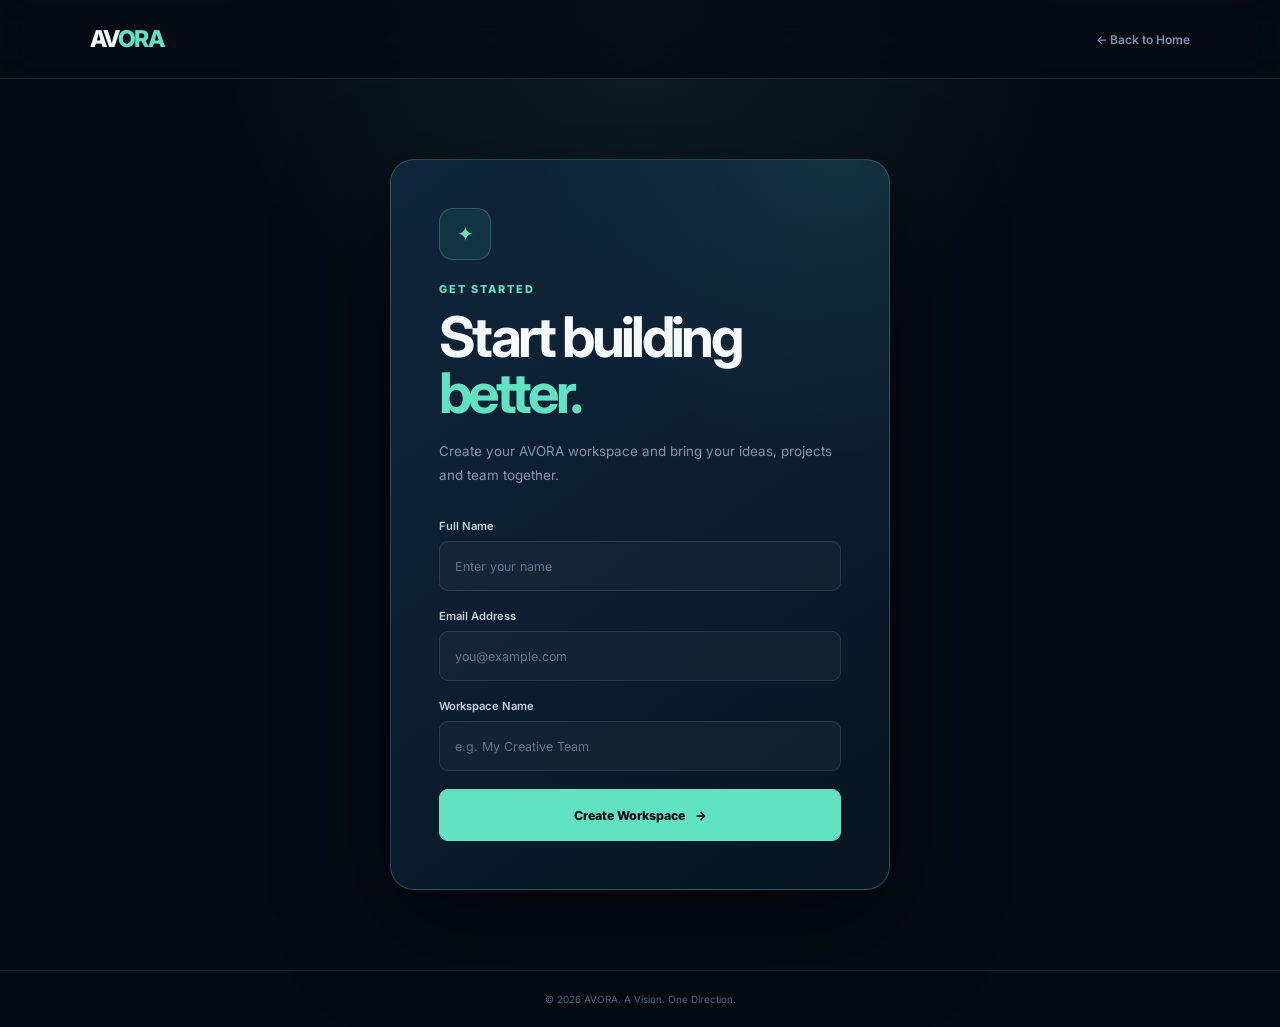
<file: WebDev-L1-LandingPage/get-started.html>
<!DOCTYPE html>
<html lang="en">

<head>

    <meta charset="UTF-8">

    <meta
        name="viewport"
        content="width=device-width, initial-scale=1.0"
    >

    <meta
        name="description"
        content="Get started with AVORA."
    >

    <title>Get Started — AVORA</title>


    <!-- Google Font -->

    <link
        rel="preconnect"
        href="https://fonts.googleapis.com"
    >

    <link
        rel="preconnect"
        href="https://fonts.gstatic.com"
        crossorigin
    >

    <link
        href="https://fonts.googleapis.com/css2?family=Inter:wght@400;500;600;700;800&display=swap"
        rel="stylesheet"
    >


    <!-- CSS -->

    <link
        rel="stylesheet"
        href="get-started.css"
    >

</head>


<body>


    <!-- =====================================================
         HEADER
    ====================================================== -->

    <header class="header">

        <nav class="navbar">


            <a
                href="index.html"
                class="logo"
            >
                AV<span>ORA</span>
            </a>


            <a
                href="index.html"
                class="back-link"
            >
                ← Back to Home
            </a>

        </nav>

    </header>



    <!-- =====================================================
         MAIN
    ====================================================== -->

    <main class="page">


        <section class="signup-card">


            <!-- Icon -->

            <div class="icon">
                ✦
            </div>


            <!-- Label -->

            <div class="label">
                GET STARTED
            </div>


            <!-- Heading -->

            <h1>

                Start building

                <span>
                    better.
                </span>

            </h1>


            <!-- Description -->

            <p class="intro">

                Create your AVORA workspace and bring
                your ideas, projects and team together.

            </p>



            <!-- =================================================
                 FORM
            ================================================== -->

            <form id="signupForm">


                <!-- Name -->

                <div class="field">

                    <label for="name">
                        Full Name
                    </label>

                    <input
                        type="text"
                        id="name"
                        placeholder="Enter your name"
                        autocomplete="name"
                        required
                    >

                </div>



                <!-- Email -->

                <div class="field">

                    <label for="email">
                        Email Address
                    </label>

                    <input
                        type="email"
                        id="email"
                        placeholder="you@example.com"
                        autocomplete="email"
                        required
                    >

                </div>



                <!-- Workspace -->

                <div class="field">

                    <label for="workspace">
                        Workspace Name
                    </label>

                    <input
                        type="text"
                        id="workspace"
                        placeholder="e.g. My Creative Team"
                        required
                    >

                </div>



                <!-- Submit -->

                <button
                    type="submit"
                    class="submit-button"
                >

                    Create Workspace

                    <span>
                        →
                    </span>

                </button>

            </form>



            <!-- =================================================
                 SUCCESS
            ================================================== -->

            <div
                class="success"
                id="success"
            >


                <div class="success-icon">
                    ✓
                </div>


                <h2>
                    Welcome to AVORA!
                </h2>


                <p>

                    Your workspace is ready to begin.
                    Start turning your ideas into meaningful work.

                </p>


                <a
                    href="index.html"
                    class="home-button"
                >

                    Back to AVORA

                </a>

            </div>

        </section>

    </main>



    <!-- =====================================================
         FOOTER
    ====================================================== -->

    <footer>

        <p>
            © 2026 AVORA. A Vision. One Direction.
        </p>

    </footer>



    <!-- =====================================================
         JAVASCRIPT
    ====================================================== -->

    <script>

        const form =
            document.getElementById("signupForm");

        const success =
            document.getElementById("success");


        form.addEventListener(
            "submit",
            function(event) {

                event.preventDefault();


                form.style.display =
                    "none";


                success.classList.add(
                    "show"
                );

            }
        );

    </script>


</body>

</html>
</file>
<file: WebDev-L1-LandingPage/style.css>
/* =========================================================
   AVORA — LANDING PAGE
========================================================= */


/* =========================
   VARIABLES
========================= */

:root {

    --bg: #050b14;

    --bg-secondary: #071421;

    --card: #0c1d2f;

    --card-light: #10253a;


    --text: #f5f8fc;

    --soft: #c4d0dc;

    --muted: #8194a8;


    --accent: #61e3c3;

    --accent-light: #83f0d5;

    --accent-dark: #32b596;


    --border: rgba(255,255,255,0.09);

    --border-light: rgba(255,255,255,0.14);

    --accent-border:
        rgba(97,227,195,0.25);


    --container: 1180px;


    --small-radius: 9px;

    --medium-radius: 16px;

    --large-radius: 24px;


    --transition:
        0.3s ease;
}


/* =========================
   RESET
========================= */

* {

    margin: 0;

    padding: 0;

    box-sizing: border-box;
}


html {

    scroll-behavior: smooth;

    scroll-padding-top: 90px;
}


body {

    min-height: 100vh;

    font-family:
        "Inter",
        sans-serif;

    color: var(--text);

    background:

        radial-gradient(
            circle at 80% 0%,
            rgba(97,227,195,0.08),
            transparent 30%
        ),

        radial-gradient(
            circle at 0% 45%,
            rgba(50,120,170,0.08),
            transparent 30%
        ),

        var(--bg);

    line-height: 1.6;

    overflow-x: hidden;
}


::selection {

    color: var(--bg);

    background: var(--accent);
}


a {

    color: inherit;

    text-decoration: none;
}


button,
input {

    font-family: inherit;
}


/* =========================
   GRID BACKGROUND
========================= */

body::before {

    content: "";

    position: fixed;

    inset: 0;

    z-index: -1;

    pointer-events: none;

    opacity: 0.22;

    background-image:

        linear-gradient(
            rgba(255,255,255,0.018) 1px,
            transparent 1px
        ),

        linear-gradient(
            90deg,
            rgba(255,255,255,0.018) 1px,
            transparent 1px
        );

    background-size:
        45px 45px;
}


/* =========================
   CONTAINER
========================= */

.container {

    width:
        min(92%, var(--container));

    margin:
        0 auto;
}


/* =========================
   SECTIONS
========================= */

.section {

    padding:
        120px 0;
}


/* =========================
   LABEL
========================= */

.section-label {

    display:
        inline-flex;

    align-items:
        center;

    gap:
        9px;

    margin-bottom:
        18px;

    color:
        var(--accent);

    font-size:
        0.7rem;

    font-weight:
        800;

    letter-spacing:
        0.18em;
}


.section-label::before {

    content: "";

    width:
        18px;

    height:
        1px;

    background:
        var(--accent);
}


/* =========================
   HEADINGS
========================= */

.section-heading {

    max-width:
        700px;

    margin-bottom:
        55px;
}


.section-heading.centered {

    margin-left:
        auto;

    margin-right:
        auto;

    text-align:
        center;
}


.section-heading h2,
.about-content h2 {

    font-size:
        clamp(2.2rem,4vw,3.5rem);

    line-height:
        1.08;

    letter-spacing:
        -0.055em;
}


.section-heading h2 span,
.about-content h2 span,
.hero h1 span,
.cta-box h2 span {

    color:
        var(--accent);
}


.section-heading p {

    max-width:
        600px;

    margin-top:
        20px;

    color:
        var(--muted);

    font-size:
        0.95rem;

    line-height:
        1.8;
}


.section-heading.centered p {

    margin-left:
        auto;

    margin-right:
        auto;
}


/* =========================
   HEADER
========================= */

.header {

    position:
        sticky;

    top:
        0;

    z-index:
        1000;

    border-bottom:
        1px solid
        rgba(255,255,255,0.07);

    background:
        rgba(5,11,20,0.78);

    backdrop-filter:
        blur(20px);

    -webkit-backdrop-filter:
        blur(20px);
}


.navbar {

    min-height:
        78px;

    display:
        flex;

    align-items:
        center;

    justify-content:
        space-between;

    gap:
        30px;
}


/* =========================
   LOGO
========================= */

.logo {

    font-size:
        1.45rem;

    font-weight:
        800;

    letter-spacing:
        -0.07em;

    transition:
        transform var(--transition);
}


.logo span {

    color:
        var(--accent);
}


.logo:hover {

    transform:
        translateY(-2px);
}


/* =========================
   NAV LINKS
========================= */

.nav-links {

    display:
        flex;

    align-items:
        center;

    gap:
        38px;
}


.nav-links a {

    position:
        relative;

    color:
        var(--muted);

    font-size:
        0.78rem;

    font-weight:
        600;

    transition:
        color var(--transition);
}


.nav-links a::after {

    content:
        "";

    position:
        absolute;

    left:
        0;

    bottom:
        -9px;

    width:
        0;

    height:
        1px;

    background:
        var(--accent);

    transition:
        width var(--transition);
}


.nav-links a:hover {

    color:
        var(--text);
}


.nav-links a:hover::after {

    width:
        100%;
}


/* =========================
   NAV BUTTON
========================= */

.nav-button {

    display:
        inline-flex;

    align-items:
        center;

    justify-content:
        center;

    padding:
        11px 19px;

    border:
        1px solid
        var(--accent-border);

    border-radius:
        var(--small-radius);

    color:
        var(--accent);

    background:
        rgba(97,227,195,0.04);

    font-size:
        0.76rem;

    font-weight:
        700;

    transition:
        all var(--transition);
}


.nav-button:hover {

    color:
        var(--bg);

    background:
        var(--accent);

    transform:
        translateY(-2px);

    box-shadow:
        0 10px 30px
        rgba(97,227,195,0.18);
}


/* =========================
   HERO
========================= */

.hero {

    position:
        relative;

    min-height:
        calc(100vh - 78px);

    display:
        flex;

    align-items:
        center;

    padding:
        90px 0 110px;

    overflow:
        hidden;
}


.hero::before {

    content:
        "";

    position:
        absolute;

    width:
        650px;

    height:
        650px;

    top:
        -300px;

    right:
        -180px;

    border-radius:
        50%;

    background:
        radial-gradient(
            circle,
            rgba(97,227,195,0.1),
            transparent 68%
        );

    pointer-events:
        none;
}


.hero-grid {

    position:
        relative;

    z-index:
        2;

    display:
        grid;

    grid-template-columns:
        1.02fr 0.98fr;

    align-items:
        center;

    gap:
        70px;
}


/* =========================
   HERO CONTENT
========================= */

.hero-content {

    max-width:
        650px;

    animation:
        heroIn 0.8s ease both;
}


@keyframes heroIn {

    from {

        opacity:
            0;

        transform:
            translateY(25px);
    }

    to {

        opacity:
            1;

        transform:
            translateY(0);
    }
}


/* =========================
   HERO BADGE
========================= */

.hero-badge {

    display:
        inline-flex;

    align-items:
        center;

    padding:
        8px 14px;

    margin-bottom:
        26px;

    border:
        1px solid
        var(--accent-border);

    border-radius:
        50px;

    color:
        var(--accent);

    background:
        rgba(97,227,195,0.05);

    font-size:
        0.73rem;

    font-weight:
        700;
}


/* =========================
   HERO TITLE
========================= */

.hero h1 {

    max-width:
        680px;

    font-size:
        clamp(3.2rem,6vw,5.5rem);

    line-height:
        0.96;

    letter-spacing:
        -0.075em;
}


.hero-content > p {

    max-width:
        570px;

    margin-top:
        30px;

    color:
        var(--muted);

    font-size:
        1rem;

    line-height:
        1.85;
}


/* =========================
   HERO BUTTONS
========================= */

.hero-buttons {

    display:
        flex;

    align-items:
        center;

    flex-wrap:
        wrap;

    gap:
        12px;

    margin-top:
        34px;
}


.primary-button,
.secondary-button {

    min-height:
        50px;

    display:
        inline-flex;

    align-items:
        center;

    justify-content:
        center;

    gap:
        10px;

    padding:
        0 21px;

    border-radius:
        var(--small-radius);

    font-size:
        0.78rem;

    font-weight:
        700;

    transition:
        all var(--transition);
}


.primary-button {

    border:
        1px solid
        var(--accent);

    color:
        var(--bg);

    background:
        var(--accent);

    box-shadow:
        0 10px 30px
        rgba(97,227,195,0.1);
}


.primary-button:hover {

    background:
        var(--accent-light);

    transform:
        translateY(-3px);

    box-shadow:
        0 15px 35px
        rgba(97,227,195,0.2);
}


.primary-button span {

    transition:
        transform var(--transition);
}


.primary-button:hover span {

    transform:
        translateX(4px);
}


.secondary-button {

    border:
        1px solid
        var(--border);

    color:
        var(--soft);

    background:
        rgba(255,255,255,0.02);
}


.secondary-button:hover {

    color:
        var(--text);

    border-color:
        rgba(255,255,255,0.18);

    background:
        rgba(255,255,255,0.05);

    transform:
        translateY(-3px);
}


/* =========================
   TRUST
========================= */

.hero-trust {

    display:
        flex;

    align-items:
        center;

    gap:
        9px;

    margin-top:
        27px;

    color:
        #71859a;

    font-size:
        0.7rem;
}


.status-dot {

    width:
        7px;

    height:
        7px;

    border-radius:
        50%;

    background:
        var(--accent);

    box-shadow:
        0 0 0 4px
        rgba(97,227,195,0.05),
        0 0 15px
        rgba(97,227,195,0.6);

    animation:
        pulse 2s ease-in-out infinite;
}


@keyframes pulse {

    0%,
    100% {

        opacity:
            1;

        transform:
            scale(1);
    }

    50% {

        opacity:
            0.55;

        transform:
            scale(0.8);
    }
}


/* =========================
   HERO VISUAL
========================= */

.hero-visual {

    position:
        relative;

    min-height:
        510px;

    display:
        flex;

    align-items:
        center;

    justify-content:
        center;

    animation:
        visualIn 0.9s 0.1s ease both;
}


@keyframes visualIn {

    from {

        opacity:
            0;

        transform:
            translateY(25px)
            scale(0.97);
    }

    to {

        opacity:
            1;

        transform:
            translateY(0)
            scale(1);
    }
}


.hero-visual::before {

    content:
        "";

    position:
        absolute;

    width:
        390px;

    height:
        390px;

    border-radius:
        50%;

    background:
        radial-gradient(
            circle,
            rgba(97,227,195,0.12),
            transparent 68%
        );

    filter:
        blur(5px);
}


/* =========================
   DASHBOARD
========================= */

.dashboard-card {

    position:
        relative;

    z-index:
        2;

    width:
        min(100%,500px);

    padding:
        31px;

    border:
        1px solid
        rgba(255,255,255,0.11);

    border-radius:
        22px;

    background:
        linear-gradient(
            145deg,
            rgba(17,43,67,0.96),
            rgba(8,23,39,0.96)
        );

    box-shadow:
        0 35px 100px
        rgba(0,0,0,0.45),

        inset 0 1px 0
        rgba(255,255,255,0.04);

    transform:
        rotate(1.5deg);

    transition:
        transform 0.5s ease;
}


.dashboard-card:hover {

    transform:
        rotate(0deg)
        translateY(-6px);
}


.dashboard-top {

    display:
        flex;

    align-items:
        flex-start;

    justify-content:
        space-between;
}


.dashboard-top small {

    display:
        block;

    margin-bottom:
        8px;

    color:
        #7890a7;

    font-size:
        0.72rem;
}


.dashboard-top h3 {

    font-size:
        2.9rem;

    line-height:
        1;

    letter-spacing:
        -0.06em;
}


.growth {

    padding:
        7px 10px;

    border:
        1px solid
        rgba(97,227,195,0.15);

    border-radius:
        7px;

    color:
        var(--accent);

    background:
        rgba(97,227,195,0.08);

    font-size:
        0.7rem;

    font-weight:
        700;
}


/* =========================
   CHART
========================= */

.chart {

    height:
        220px;

    display:
        flex;

    align-items:
        flex-end;

    gap:
        14px;

    margin-top:
        45px;

    padding-top:
        15px;

    border-bottom:
        1px solid
        rgba(255,255,255,0.08);

    background:
        repeating-linear-gradient(
            to top,
            transparent 0,
            transparent 52px,
            rgba(255,255,255,0.025) 53px
        );
}


.bar {

    flex:
        1;

    min-width:
        14px;

    border-radius:
        6px 6px 0 0;

    background:
        linear-gradient(
            to top,
            rgba(56,191,161,0.25),
            rgba(121,239,209,0.95)
        );
}


.bar-1 {
    height: 34%;
}

.bar-2 {
    height: 49%;
}

.bar-3 {
    height: 43%;
}

.bar-4 {
    height: 69%;
}

.bar-5 {
    height: 61%;
}

.bar-6 {
    height: 82%;
}

.bar-7 {
    height: 98%;
}


.chart-days {

    display:
        grid;

    grid-template-columns:
        repeat(7,1fr);

    margin-top:
        10px;

    color:
        #637b91;

    font-size:
        0.62rem;

    text-align:
        center;
}


/* =========================
   FLOATING CARDS
========================= */

.floating-card {

    position:
        absolute;

    z-index:
        5;

    display:
        flex;

    align-items:
        center;

    gap:
        11px;

    padding:
        13px 15px;

    border:
        1px solid
        rgba(255,255,255,0.1);

    border-radius:
        12px;

    background:
        rgba(13,32,52,0.92);

    box-shadow:
        0 18px 45px
        rgba(0,0,0,0.35);

    backdrop-filter:
        blur(15px);
}


.floating-card strong {

    display:
        block;

    font-size:
        0.68rem;
}


.floating-card small {

    display:
        block;

    margin-top:
        2px;

    color:
        #71879d;

    font-size:
        0.59rem;
}


.task-card {

    left:
        -5px;

    bottom:
        82px;

    animation:
        floatOne 4s ease-in-out infinite;
}


.team-card {

    right:
        -5px;

    top:
        65px;

    animation:
        floatTwo 4.5s ease-in-out infinite;
}


@keyframes floatOne {

    0%,
    100% {
        transform:
            translateY(0);
    }

    50% {
        transform:
            translateY(-7px);
    }
}


@keyframes floatTwo {

    0%,
    100% {
        transform:
            translateY(0);
    }

    50% {
        transform:
            translateY(7px);
    }
}


.task-icon {

    width:
        31px;

    height:
        31px;

    display:
        grid;

    place-items:
        center;

    border-radius:
        8px;

    color:
        var(--accent);

    background:
        rgba(97,227,195,0.1);

    font-size:
        0.8rem;

    font-weight:
        800;
}


.avatars {

    display:
        flex;
}


.avatars span {

    width:
        29px;

    height:
        29px;

    display:
        grid;

    place-items:
        center;

    margin-left:
        -7px;

    border:
        2px solid
        #10243a;

    border-radius:
        50%;

    color:
        #dce8f2;

    background:
        #27415b;

    font-size:
        0.5rem;

    font-weight:
        700;
}


.avatars span:first-child {

    margin-left:
        0;
}


/* =========================
   FEATURES
========================= */

.features {

    border-top:
        1px solid
        var(--border);

    border-bottom:
        1px solid
        var(--border);

    background:
        linear-gradient(
            to bottom,
            #071320,
            #081724
        );
}


.feature-grid {

    display:
        grid;

    grid-template-columns:
        repeat(3,1fr);

    gap:
        18px;
}


.feature-card {

    position:
        relative;

    padding:
        32px;

    border:
        1px solid
        var(--border);

    border-radius:
        var(--medium-radius);

    background:
        linear-gradient(
            145deg,
            rgba(15,35,56,0.75),
            rgba(9,24,40,0.65)
        );

    overflow:
        hidden;

    transition:
        transform var(--transition),
        border-color var(--transition);
}


.feature-card::before {

    content:
        "";

    position:
        absolute;

    width:
        130px;

    height:
        130px;

    top:
        -70px;

    right:
        -70px;

    border-radius:
        50%;

    background:
        rgba(97,227,195,0.06);

    transition:
        transform 0.5s ease;
}


.feature-card:hover::before {

    transform:
        scale(2);
}


.feature-card:hover {

    transform:
        translateY(-8px);

    border-color:
        rgba(97,227,195,0.2);
}


.feature-card.featured {

    border-color:
        var(--accent-border);

    background:
        linear-gradient(
            145deg,
            rgba(97,227,195,0.07),
            rgba(15,34,55,0.7)
        );
}


.feature-icon {

    position:
        relative;

    z-index:
        2;

    width:
        49px;

    height:
        49px;

    display:
        grid;

    place-items:
        center;

    margin-bottom:
        28px;

    border:
        1px solid
        rgba(97,227,195,0.15);

    border-radius:
        12px;

    color:
        var(--accent);

    background:
        rgba(97,227,195,0.065);

    font-size:
        1.25rem;
}


.feature-card h3,
.feature-card p,
.feature-card a {

    position:
        relative;

    z-index:
        2;
}


.feature-card h3 {

    margin-bottom:
        12px;

    font-size:
        1.05rem;
}


.feature-card p {

    min-height:
        76px;

    margin-bottom:
        23px;

    color:
        var(--muted);

    font-size:
        0.82rem;

    line-height:
        1.8;
}


.feature-card a {

    color:
        var(--accent);

    font-size:
        0.72rem;

    font-weight:
        700;
}


/* =========================
   ABOUT
========================= */

.about-grid {

    display:
        grid;

    grid-template-columns:
        1fr 1fr;

    align-items:
        center;

    gap:
        100px;
}


.about-visual {

    position:
        relative;

    min-height:
        410px;

    display:
        flex;

    align-items:
        center;

    justify-content:
        center;
}


.about-box {

    position:
        relative;

    width:
        305px;

    height:
        305px;

    display:
        flex;

    flex-direction:
        column;

    justify-content:
        center;

    padding:
        40px;

    border:
        1px solid
        var(--accent-border);

    border-radius:
        25px;

    background:

        radial-gradient(
            circle at 70% 30%,
            rgba(97,227,195,0.12),
            transparent 45%
        ),

        linear-gradient(
            145deg,
            rgba(97,227,195,0.08),
            rgba(15,34,55,0.75)
        );

    box-shadow:
        var(--shadow);

    transform:
        rotate(-4deg);

    transition:
        transform 0.5s ease;
}


.about-box:hover {

    transform:
        rotate(0deg)
        scale(1.02);
}


.about-box::after {

    content:
        "AVORA";

    position:
        absolute;

    right:
        22px;

    bottom:
        18px;

    color:
        rgba(255,255,255,0.05);

    font-size:
        0.7rem;

    font-weight:
        800;

    letter-spacing:
        0.15em;
}


.about-number {

    color:
        var(--accent);

    font-size:
        4rem;

    font-weight:
        800;

    line-height:
        1;

    letter-spacing:
        -0.07em;
}


.about-text {

    max-width:
        160px;

    margin-top:
        15px;

    color:
        var(--muted);

    font-size:
        0.83rem;
}


.mini-stat {

    position:
        absolute;

    padding:
        17px 19px;

    border:
        1px solid
        var(--border);

    border-radius:
        12px;

    background:
        rgba(15,34,55,0.9);

    box-shadow:
        0 18px 45px
        rgba(0,0,0,0.3);

    backdrop-filter:
        blur(12px);
}


.mini-stat strong {

    display:
        block;

    color:
        var(--accent);

    font-size:
        1.2rem;
}


.mini-stat small {

    display:
        block;

    margin-top:
        2px;

    color:
        var(--muted);

    font-size:
        0.6rem;
}


.stat-one {

    top:
        53px;

    right:
        25px;
}


.stat-two {

    bottom:
        52px;

    left:
        25px;
}


.about-content > p {

    max-width:
        550px;

    margin-top:
        25px;

    color:
        var(--muted);

    font-size:
        0.9rem;

    line-height:
        1.9;
}


.about-points {

    display:
        grid;

    gap:
        13px;

    margin-top:
        30px;
}


.about-points div {

    display:
        flex;

    align-items:
        center;

    gap:
        12px;
}


.about-points span {

    width:
        25px;

    height:
        25px;

    display:
        grid;

    place-items:
        center;

    border:
        1px solid
        rgba(97,227,195,0.15);

    border-radius:
        50%;

    color:
        var(--accent);

    background:
        rgba(97,227,195,0.07);

    font-size:
        0.65rem;
}


.about-points p {

    color:
        var(--soft);

    font-size:
        0.8rem;
}


/* =========================
   REVIEWS
========================= */

.reviews {

    border-top:
        1px solid
        var(--border);

    background:
        linear-gradient(
            to bottom,
            #081724,
            #071320
        );
}


.testimonial-grid {

    display:
        grid;

    grid-template-columns:
        repeat(2,1fr);

    gap:
        18px;
}


.testimonial {

    padding:
        33px;

    border:
        1px solid
        var(--border);

    border-radius:
        var(--medium-radius);

    background:
        rgba(15,34,55,0.55);

    transition:
        transform var(--transition),
        border-color var(--transition);
}


.testimonial:hover {

    transform:
        translateY(-6px);

    border-color:
        rgba(97,227,195,0.2);
}


.stars {

    margin-bottom:
        21px;

    color:
        var(--accent);

    letter-spacing:
        3px;

    font-size:
        0.72rem;
}


.testimonial > p {

    min-height:
        108px;

    color:
        var(--soft);

    font-size:
        0.85rem;

    line-height:
        1.85;
}


.person {

    display:
        flex;

    align-items:
        center;

    gap:
        12px;

    margin-top:
        20px;

    padding-top:
        18px;

    border-top:
        1px solid
        var(--border);
}


.person-avatar {

    width:
        40px;

    height:
        40px;

    display:
        grid;

    place-items:
        center;

    border:
        1px solid
        rgba(97,227,195,0.15);

    border-radius:
        50%;

    color:
        var(--accent);

    background:
        #19334d;

    font-size:
        0.65rem;

    font-weight:
        700;
}


.person strong,
.person small {

    display:
        block;
}


.person strong {

    font-size:
        0.75rem;
}


.person small {

    margin-top:
        2px;

    color:
        var(--muted);

    font-size:
        0.6rem;
}


/* =========================
   CTA
========================= */

.cta {

    padding:
        100px 0;
}


.cta-box {

    position:
        relative;

    display:
        flex;

    align-items:
        center;

    justify-content:
        space-between;

    gap:
        45px;

    padding:
        58px;

    border:
        1px solid
        var(--accent-border);

    border-radius:
        var(--large-radius);

    overflow:
        hidden;

    background:

        radial-gradient(
            circle at 85% 30%,
            rgba(97,227,195,0.12),
            transparent 38%
        ),

        linear-gradient(
            145deg,
            rgba(15,38,60,0.95),
            rgba(9,25,41,0.95)
        );

    box-shadow:
        var(--shadow);
}


.cta-box::before {

    content:
        "AVORA";

    position:
        absolute;

    right:
        35px;

    bottom:
        -38px;

    color:
        rgba(255,255,255,0.025);

    font-size:
        8rem;

    font-weight:
        800;

    letter-spacing:
        -0.08em;

    pointer-events:
        none;
}


.cta-box > * {

    position:
        relative;

    z-index:
        2;
}


.cta-box h2 {

    font-size:
        clamp(2.1rem,4vw,3.4rem);

    line-height:
        1.05;

    letter-spacing:
        -0.06em;
}


.cta-box p {

    margin-top:
        13px;

    color:
        var(--muted);

    font-size:
        0.83rem;
}


/* =========================
   FOOTER
========================= */

.footer {

    border-top:
        1px solid
        var(--border);

    background:
        #040a12;
}


.footer-content {

    display:
        flex;

    align-items:
        center;

    justify-content:
        space-between;

    gap:
        40px;

    padding:
        55px 0;
}


.footer-content > div:first-child p {

    margin-top:
        9px;

    color:
        var(--muted);

    font-size:
        0.7rem;
}


.footer-links {

    display:
        flex;

    align-items:
        center;

    flex-wrap:
        wrap;

    gap:
        25px;
}


.footer-links a {

    color:
        var(--muted);

    font-size:
        0.68rem;

    transition:
        color var(--transition);
}


.footer-links a:hover {

    color:
        var(--accent);
}


.copyright {

    display:
        flex;

    align-items:
        center;

    justify-content:
        space-between;

    gap:
        20px;

    padding:
        19px 0;

    border-top:
        1px solid
        var(--border);

    color:
        #50667c;

    font-size:
        0.61rem;
}


/* =========================
   TABLET
========================= */

@media (max-width:1000px) {

    .hero-grid {

        grid-template-columns:
            1fr;

        gap:
            50px;
    }


    .hero-content {

        max-width:
            720px;
    }


    .hero-visual {

        min-height:
            450px;
    }


    .feature-grid {

        grid-template-columns:
            repeat(2,1fr);
    }


    .feature-card:last-child {

        grid-column:
            1 / -1;
    }


    .about-grid {

        grid-template-columns:
            1fr;

        gap:
            70px;
    }


    .about-content {

        max-width:
            700px;
    }

}


/* =========================
   MOBILE
========================= */

@media (max-width:700px) {

    .section {

        padding:
            85px 0;
    }


    .navbar {

        min-height:
            70px;
    }


    .nav-links {

        display:
            none;
    }


    .nav-button {

        padding:
            10px 14px;

        font-size:
            0.7rem;
    }


    .hero {

        min-height:
            auto;

        padding:
            70px 0 85px;
    }


    .hero h1 {

        font-size:
            clamp(2.7rem,13vw,4.3rem);

        line-height:
            0.98;
    }


    .hero-content > p {

        font-size:
            0.87rem;

        line-height:
            1.75;
    }


    .hero-buttons {

        flex-direction:
            column;

        align-items:
            stretch;

        max-width:
            310px;
    }


    .primary-button,
    .secondary-button {

        width:
            100%;
    }


    .hero-visual {

        min-height:
            380px;
    }


    .dashboard-card {

        width:
            100%;

        padding:
            23px;

        transform:
            none;
    }


    .dashboard-card:hover {

        transform:
            translateY(-3px);
    }


    .chart {

        height:
            165px;

        gap:
            8px;

        margin-top:
            35px;
    }


    .floating-card {

        padding:
            10px 12px;
    }


    .floating-card strong {

        font-size:
            0.6rem;
    }


    .floating-card small {

        font-size:
            0.53rem;
    }


    .task-card {

        left:
            -5px;

        bottom:
            27px;
    }


    .team-card {

        right:
            -5px;

        top:
            25px;
    }


    .feature-grid {

        grid-template-columns:
            1fr;
    }


    .feature-card:last-child {

        grid-column:
            auto;
    }


    .feature-card p {

        min-height:
            auto;
    }


    .about-visual {

        min-height:
            340px;
    }


    .about-box {

        width:
            245px;

        height:
            245px;

        padding:
            30px;
    }


    .about-number {

        font-size:
            3.2rem;
    }


    .stat-one {

        top:
            18px;

        right:
            0;
    }


    .stat-two {

        bottom:
            18px;

        left:
            0;
    }


    .testimonial-grid {

        grid-template-columns:
            1fr;
    }


    .testimonial > p {

        min-height:
            auto;
    }


    .cta {

        padding:
            80px 0;
    }


    .cta-box {

        align-items:
            flex-start;

        flex-direction:
            column;

        padding:
            38px 26px;
    }


    .cta-box .primary-button {

        width:
            100%;
    }


    .footer-content {

        align-items:
            flex-start;

        flex-direction:
            column;

        padding:
            42px 0;
    }


    .copyright {

        align-items:
            flex-start;

        flex-direction:
            column;

        padding:
            18px 0;
    }

}


/* =========================
   SMALL MOBILE
========================= */

@media (max-width:420px) {

    .container {

        width:
            90%;
    }


    .hero h1 {

        font-size:
            2.7rem;
    }


    .hero-visual {

        min-height:
            350px;
    }


    .dashboard-top h3 {

        font-size:
            2.4rem;
    }


    .chart {

        height:
            145px;

        gap:
            6px;
    }


    .chart-days {

        font-size:
            0.53rem;
    }


    .floating-card {

        transform:
            scale(0.9);
    }


    .task-card {

        left:
            -10px;
    }


    .team-card {

        right:
            -10px;
    }


    .about-box {

        width:
            220px;

        height:
            220px;
    }


    .about-number {

        font-size:
            2.8rem;
    }


    .mini-stat {

        padding:
            13px 14px;
    }


    .stat-one {

        right:
            -3px;
    }


    .stat-two {

        left:
            -3px;
    }

}


/* =========================
   ACCESSIBILITY
========================= */

a:focus-visible {

    outline:
        2px solid
        var(--accent);

    outline-offset:
        4px;
}
</file>
<file: WebDev-L1-PersonalPortfolio/style.css>
/* =========================================================
   AJAY MYLA — PREMIUM PORTFOLIO
   Design: Editorial / Modern Developer
   ========================================================= */

:root {
    --bg: #050816;
    --bg-2: #08101f;
    --surface: #0b1426;
    --surface-2: #101c32;

    --white: #f8fbff;
    --soft: #d9e2f1;
    --muted: #8795aa;
    --dim: #58667b;

    --blue: #5b8cff;
    --blue-2: #7ca7ff;
    --cyan: #5de1ff;

    --green: #54dfb2;

    --line: rgba(255, 255, 255, 0.085);
    --line-bright: rgba(125, 167, 255, 0.25);

    --shadow: 0 30px 80px rgba(0, 0, 0, 0.35);

    --container: 1180px;
}


/* =========================================================
   RESET
   ========================================================= */

* {
    margin: 0;
    padding: 0;
    box-sizing: border-box;
}


html {
    scroll-behavior: smooth;
    scroll-padding-top: 90px;
}


body {
    min-height: 100vh;

    color: var(--white);

    background:
        radial-gradient(
            700px 500px at 85% -10%,
            rgba(91, 140, 255, 0.14),
            transparent 70%
        ),
        radial-gradient(
            600px 500px at -10% 35%,
            rgba(93, 225, 255, 0.055),
            transparent 70%
        ),
        var(--bg);

    font-family: "Inter", sans-serif;

    line-height: 1.6;

    overflow-x: hidden;
}


/* Subtle technical grid */

body::before {
    content: "";

    position: fixed;

    inset: 0;

    z-index: -2;

    pointer-events: none;

    background-image:
        linear-gradient(
            rgba(255, 255, 255, 0.018) 1px,
            transparent 1px
        ),
        linear-gradient(
            90deg,
            rgba(255, 255, 255, 0.018) 1px,
            transparent 1px
        );

    background-size: 72px 72px;

    mask-image:
        linear-gradient(
            to bottom,
            black 0%,
            transparent 75%
        );
}


body::after {
    content: "";

    position: fixed;

    width: 420px;

    height: 420px;

    right: -220px;

    top: 45%;

    z-index: -1;

    pointer-events: none;

    border-radius: 50%;

    background:
        rgba(91, 140, 255, 0.07);

    filter: blur(100px);
}


a {
    color: inherit;

    text-decoration: none;
}


button {
    font-family: inherit;
}


img {
    max-width: 100%;
}


.container,
.navbar {
    width: min(92%, var(--container));

    margin-inline: auto;
}


/* =========================================================
   NAVIGATION
   ========================================================= */

.header {
    position: sticky;

    top: 0;

    z-index: 1000;

    border-bottom: 1px solid var(--line);

    background:
        rgba(5, 8, 22, 0.72);

    backdrop-filter: blur(24px);
}


.navbar {
    min-height: 82px;

    display: flex;

    align-items: center;

    justify-content: space-between;
}


.logo {
    font-size: 1.45rem;

    font-weight: 800;

    letter-spacing: -0.08em;
}


.logo span {
    color: var(--cyan);
}


.nav-links {
    display: flex;

    align-items: center;

    gap: 30px;
}


.nav-link {
    position: relative;

    color: var(--muted);

    font-size: 0.65rem;

    font-weight: 600;

    transition: color 0.25s ease;
}


.nav-link:hover,
.nav-link.active {
    color: var(--white);
}


.nav-link::after {
    content: "";

    position: absolute;

    left: 50%;

    bottom: -10px;

    width: 0;

    height: 2px;

    transform: translateX(-50%);

    border-radius: 10px;

    background:
        linear-gradient(
            90deg,
            var(--blue),
            var(--cyan)
        );

    box-shadow:
        0 0 10px rgba(93, 225, 255, 0.5);

    transition: width 0.25s ease;
}


.nav-link:hover::after,
.nav-link.active::after {
    width: 18px;
}


.resume-button {
    padding: 10px 17px;

    border: 1px solid var(--line-bright);

    border-radius: 7px;

    color: var(--blue-2);

    background:
        rgba(91, 140, 255, 0.055);

    font-size: 0.62rem;

    font-weight: 700;

    transition:
        transform 0.25s ease,
        background 0.25s ease,
        color 0.25s ease,
        box-shadow 0.25s ease;
}


.resume-button:hover {
    color: white;

    background: var(--blue);

    box-shadow:
        0 12px 30px rgba(91, 140, 255, 0.25);

    transform: translateY(-2px);
}


.menu-button {
    display: none;

    border: 0;

    background: transparent;

    cursor: pointer;
}


.menu-button span {
    display: block;

    width: 23px;

    height: 2px;

    margin: 4px;

    border-radius: 20px;

    background: var(--white);
}


/* =========================================================
   HERO
   ========================================================= */

.hero {
    min-height:
        calc(100vh - 82px);

    position: relative;

    display: flex;

    align-items: center;

    padding:
        100px 0 90px;
}


.hero-container {
    width: min(92%, var(--container));

    margin-inline: auto;

    display: grid;

    grid-template-columns:
        1.05fr 0.8fr;

    align-items: center;

    gap: 80px;
}


.hero-content {
    position: relative;
}


.availability {
    width: fit-content;

    display: flex;

    align-items: center;

    gap: 9px;

    margin-bottom: 27px;

    padding: 7px 12px;

    border:
        1px solid rgba(84, 223, 178, 0.18);

    border-radius: 30px;

    color: #8be3c5;

    background:
        rgba(84, 223, 178, 0.035);

    font-size: 0.56rem;

    font-weight: 600;
}


.status-dot {
    width: 6px;

    height: 6px;

    border-radius: 50%;

    background: var(--green);

    box-shadow:
        0 0 13px rgba(84, 223, 178, 0.8);
}


.eyebrow {
    margin-bottom: 10px;

    color: var(--blue-2);

    font-size: 0.62rem;

    font-weight: 800;

    letter-spacing: 0.22em;
}


.hero h1 {
    font-size:
        clamp(4.6rem, 9vw, 8.5rem);

    line-height: 0.82;

    letter-spacing: -0.105em;

    font-weight: 800;
}


.hero h1 span {
    display: block;

    background:
        linear-gradient(
            105deg,
            #ffffff 5%,
            var(--blue-2) 48%,
            var(--cyan) 100%
        );

    -webkit-background-clip: text;

    background-clip: text;

    color: transparent;
}


.hero h2 {
    margin-top: 32px;

    color: var(--soft);

    font-size: 1.18rem;

    font-weight: 600;

    letter-spacing: -0.025em;
}


.hero h2 span {
    margin-inline: 5px;

    color: var(--cyan);
}


.hero-description {
    max-width: 625px;

    margin-top: 18px;

    color: var(--muted);

    font-size: 0.78rem;

    line-height: 1.95;
}


.hero-actions {
    display: flex;

    gap: 10px;

    margin-top: 31px;
}


.primary-button,
.secondary-button {
    display: inline-flex;

    align-items: center;

    justify-content: center;

    padding:
        12px 18px;

    border-radius: 7px;

    font-size: 0.63rem;

    font-weight: 700;

    transition: 0.25s ease;
}


.primary-button {
    color: white;

    background:
        linear-gradient(
            105deg,
            #477cf4,
            #5c9dff
        );

    box-shadow:
        0 12px 35px rgba(71, 124, 244, 0.2);
}


.primary-button span {
    margin-left: 8px;
}


.primary-button:hover {
    transform: translateY(-3px);

    box-shadow:
        0 18px 40px rgba(71, 124, 244, 0.3);
}


.secondary-button {
    border: 1px solid var(--line);

    color: var(--soft);

    background:
        rgba(255,255,255,0.02);
}


.secondary-button:hover {
    border-color:
        rgba(93,225,255,0.35);

    color: var(--cyan);

    transform: translateY(-3px);
}


.quick-links {
    display: flex;

    gap: 20px;

    margin-top: 25px;
}


.quick-links a {
    color: var(--dim);

    font-size: 0.57rem;

    font-weight: 600;

    transition: color 0.2s ease;
}


.quick-links a:hover {
    color: var(--cyan);
}


/* =========================================================
   PROFILE VISUAL
   ========================================================= */

.hero-profile {
    min-height: 480px;

    position: relative;

    display: flex;

    flex-direction: column;

    align-items: center;

    justify-content: center;
}


.profile-image-wrapper {
    width: 310px;

    height: 310px;

    position: relative;

    z-index: 3;

    padding: 8px;

    border-radius: 50%;

    background:
        conic-gradient(
            from 140deg,
            var(--blue),
            var(--cyan),
            #b0c9ff,
            var(--blue)
        );

    box-shadow:
        0 0 70px rgba(91,140,255,0.13);
}


.profile-image-wrapper::before {
    content: "";

    position: absolute;

    inset: -12px;

    z-index: -1;

    border-radius: 50%;

    background:
        conic-gradient(
            from 180deg,
            transparent,
            rgba(93,225,255,.3),
            transparent
        );

    filter: blur(12px);

    opacity: .55;
}


.profile-image-wrapper img {
    width: 100%;

    height: 100%;

    display: block;

    object-fit: cover;

    border:
        7px solid var(--bg);

    border-radius: 50%;
}


.profile-orbit {
    position: absolute;

    border-radius: 50%;

    border:
        1px solid rgba(91,140,255,.13);
}


.orbit-one {
    width: 390px;

    height: 390px;

    transform: rotate(-12deg);
}


.orbit-two {
    width: 490px;

    height: 490px;

    border-style: dashed;

    opacity: .35;

    transform: rotate(25deg);
}


.profile-info {
    position: relative;

    z-index: 4;

    margin-top: 18px;

    text-align: center;
}


.profile-info strong,
.profile-info span {
    display: block;
}


.profile-info strong {
    font-size: 0.76rem;

    letter-spacing: 0.02em;
}


.profile-info span {
    margin-top: 3px;

    color: var(--muted);

    font-size: 0.56rem;
}


.floating-card {
    position: absolute;

    z-index: 5;

    min-width: 80px;

    padding: 11px 14px;

    display: flex;

    flex-direction: column;

    border:
        1px solid var(--line);

    border-radius: 9px;

    background:
        rgba(8,16,31,.86);

    box-shadow: var(--shadow);

    backdrop-filter: blur(18px);
}


.floating-card strong {
    color: var(--blue-2);

    font-size: 0.95rem;
}


.floating-card span {
    color: var(--muted);

    font-size: 0.49rem;
}


.card-one {
    top: 60px;

    right: 0;
}


.card-two {
    bottom: 70px;

    left: 0;
}


/* =========================================================
   SCROLL
   ========================================================= */

.scroll-indicator {
    position: absolute;

    bottom: 26px;

    left: 50%;

    transform: translateX(-50%);

    display: flex;

    align-items: center;

    gap: 9px;

    color: #4d5b70;

    font-size: 0.49rem;
}


.scroll-indicator span {
    width: 26px;

    height: 1px;

    background:
        linear-gradient(
            90deg,
            var(--blue),
            var(--cyan)
        );
}


/* =========================================================
   SECTIONS
   ========================================================= */

.section {
    padding: 125px 0;

    border-top:
        1px solid var(--line);
}


.dark-section {
    background:
        linear-gradient(
            180deg,
            rgba(8,16,31,.38),
            rgba(8,16,31,.7)
        );
}


.section-heading {
    margin-bottom: 52px;
}


.section-number {
    margin-bottom: 11px;

    color: var(--blue-2);

    font-size: 0.56rem;

    font-weight: 800;

    letter-spacing: .2em;
}


.section-heading h2 {
    max-width: 800px;

    font-size:
        clamp(2.4rem, 5vw, 4.3rem);

    line-height: .98;

    letter-spacing: -.075em;
}


.section-heading h2 span {
    background:
        linear-gradient(
            100deg,
            var(--blue-2),
            var(--cyan)
        );

    -webkit-background-clip: text;

    background-clip: text;

    color: transparent;
}


/* =========================================================
   ABOUT
   ========================================================= */

.about-grid {
    display: grid;

    grid-template-columns:
        1.35fr .8fr;

    gap: 110px;
}


.about-main {
    color: var(--muted);

    font-size: .78rem;

    line-height: 2;
}


.about-main p {
    margin-bottom: 18px;
}


.about-main .large-text {
    color: var(--soft);

    font-size: 1.18rem;

    line-height: 1.75;

    letter-spacing: -.02em;
}


.about-facts {
    border-top:
        1px solid var(--line);
}


.fact {
    padding: 21px 0;

    border-bottom:
        1px solid var(--line);
}


.fact span,
.fact strong,
.fact small {
    display: block;
}


.fact span {
    color: var(--dim);

    font-size: .49rem;

    font-weight: 700;

    letter-spacing: .14em;
}


.fact strong {
    margin-top: 6px;

    font-size: .76rem;
}


.fact small {
    margin-top: 3px;

    color: var(--muted);

    font-size: .54rem;
}


/* =========================================================
   SKILLS
   ========================================================= */

.skills-grid {
    display: grid;

    grid-template-columns:
        repeat(4, 1fr);

    gap: 15px;
}


.skill-card {
    position: relative;

    overflow: hidden;

    padding: 28px;

    border:
        1px solid var(--line);

    border-radius: 14px;

    background:
        linear-gradient(
            145deg,
            rgba(17,31,55,.74),
            rgba(8,16,30,.85)
        );

    transition:
        transform .3s ease,
        border-color .3s ease,
        box-shadow .3s ease;
}


.skill-card::before {
    content: "";

    position: absolute;

    top: 0;

    left: 12%;

    width: 76%;

    height: 1px;

    background:
        linear-gradient(
            90deg,
            transparent,
            var(--blue),
            var(--cyan),
            transparent
        );

    opacity: .45;
}


.skill-card:hover {
    transform: translateY(-8px);

    border-color:
        rgba(91,140,255,.3);

    box-shadow:
        0 25px 60px rgba(0,0,0,.24);
}


.skill-icon {
    width: 43px;

    height: 43px;

    display: grid;

    place-items: center;

    margin-bottom: 25px;

    border:
        1px solid rgba(91,140,255,.2);

    border-radius: 10px;

    color: var(--cyan);

    background:
        rgba(91,140,255,.06);

    font-size: .69rem;

    font-weight: 800;
}


.skill-card h3 {
    margin-bottom: 8px;

    font-size: .9rem;
}


.skill-card p {
    min-height: 67px;

    color: var(--muted);

    font-size: .6rem;

    line-height: 1.75;
}


.tags {
    display: flex;

    flex-wrap: wrap;

    gap: 5px;

    margin-top: 17px;
}


.tags span {
    padding: 5px 7px;

    border:
        1px solid rgba(255,255,255,.07);

    border-radius: 5px;

    color: #8d9aae;

    background:
        rgba(255,255,255,.018);

    font-size: .47rem;

    font-weight: 600;
}


/* =========================================================
   EXPERIENCE
   ========================================================= */

.experience-card {
    position: relative;

    display: grid;

    grid-template-columns: 115px 1fr;

    gap: 55px;

    padding: 38px;

    border:
        1px solid var(--line);

    border-radius: 15px;

    background:
        linear-gradient(
            135deg,
            rgba(16,31,55,.76),
            rgba(8,16,29,.9)
        );

    box-shadow:
        0 20px 60px rgba(0,0,0,.16);
}


.experience-card::before {
    content: "";

    position: absolute;

    left: 0;

    top: 30px;

    bottom: 30px;

    width: 2px;

    border-radius: 10px;

    background:
        linear-gradient(
            var(--blue),
            var(--cyan)
        );
}


.experience-date {
    color: var(--cyan);

    font-size: .66rem;

    font-weight: 700;
}


.experience-company {
    color: var(--blue-2);

    font-size: .56rem;

    font-weight: 800;

    letter-spacing: .15em;
}


.experience-content h3 {
    margin-top: 7px;

    font-size: 1.15rem;

    letter-spacing: -.02em;
}


.experience-content p:not(.experience-company) {
    max-width: 760px;

    margin-top: 14px;

    color: var(--muted);

    font-size: .67rem;

    line-height: 1.85;
}


/* =========================================================
   PROJECTS
   ========================================================= */

.projects-grid {
    display: grid;

    grid-template-columns:
        repeat(2, 1fr);

    gap: 15px;
}


.project-card {
    position: relative;

    overflow: hidden;

    padding: 30px;

    border:
        1px solid var(--line);

    border-radius: 14px;

    background:
        linear-gradient(
            145deg,
            rgba(14,27,49,.82),
            rgba(7,15,28,.92)
        );

    transition:
        transform .3s ease,
        border-color .3s ease,
        box-shadow .3s ease;
}


.project-card::after {
    content: "";

    position: absolute;

    width: 150px;

    height: 150px;

    right: -90px;

    top: -90px;

    border-radius: 50%;

    background:
        rgba(93,225,255,.08);

    filter: blur(25px);

    transition: .3s ease;
}


.project-card:hover {
    transform: translateY(-7px);

    border-color:
        rgba(91,140,255,.34);

    box-shadow:
        0 25px 65px rgba(0,0,0,.25);
}


.project-card:hover::after {
    transform: scale(1.5);
}


.project-card.featured {
    grid-column: span 2;

    background:
        radial-gradient(
            circle at 90% 0%,
            rgba(93,225,255,.08),
            transparent 32%
        ),
        linear-gradient(
            145deg,
            rgba(17,34,61,.92),
            rgba(7,15,28,.95)
        );
}


.project-top {
    display: flex;

    align-items: center;

    justify-content: space-between;

    margin-bottom: 35px;
}


.project-index {
    color: var(--cyan);

    font-size: .56rem;

    font-weight: 800;
}


.project-category {
    color: #69778d;

    font-size: .47rem;

    font-weight: 700;

    letter-spacing: .15em;
}


.project-card h3 {
    font-size: 1.04rem;

    line-height: 1.4;

    letter-spacing: -.025em;
}


.project-card p {
    max-width: 780px;

    min-height: 70px;

    margin-top: 12px;

    color: var(--muted);

    font-size: .64rem;

    line-height: 1.85;
}


.project-link {
    display: inline-flex;

    align-items: center;

    margin-top: 24px;

    padding-top: 14px;

    border-top:
        1px solid var(--line);

    color: var(--blue-2);

    font-size: .58rem;

    font-weight: 700;

    transition: color .2s ease;
}


.project-link:hover {
    color: var(--cyan);
}


/* =========================================================
   CERTIFICATIONS
   ========================================================= */

.certifications-grid {
    display: grid;

    grid-template-columns:
        repeat(2, 1fr);

    border-top:
        1px solid var(--line);

    border-left:
        1px solid var(--line);
}


.certificate {
    display: grid;

    grid-template-columns:
        40px 1fr;

    gap: 15px;

    padding: 23px;

    border-right:
        1px solid var(--line);

    border-bottom:
        1px solid var(--line);

    transition:
        background .25s ease,
        padding-left .25s ease;
}


.certificate:hover {
    padding-left: 28px;

    background:
        rgba(91,140,255,.035);
}


.certificate > span {
    color: var(--cyan);

    font-size: .53rem;

    font-weight: 700;
}


.certificate strong,
.certificate small {
    display: block;
}


.certificate strong {
    font-size: .66rem;
}


.certificate small {
    margin-top: 4px;

    color: var(--muted);

    font-size: .53rem;
}


/* =========================================================
   EDUCATION
   ========================================================= */

.education-list {
    border-top:
        1px solid var(--line);
}


.education-item {
    display: grid;

    grid-template-columns:
        130px 1fr;

    gap: 50px;

    padding: 30px 0;

    border-bottom:
        1px solid var(--line);
}


.education-year {
    color: var(--cyan);

    font-size: .57rem;

    font-weight: 700;
}


.education-item h3 {
    font-size: .88rem;
}


.education-item p {
    margin-top: 4px;

    color: var(--muted);

    font-size: .61rem;
}


.education-item span {
    display: inline-block;

    margin-top: 10px;

    color: var(--blue-2);

    font-size: .52rem;

    font-weight: 700;
}


/* =========================================================
   CONTACT
   ========================================================= */

.contact-section {
    padding-bottom: 130px;
}


.contact-card {
    position: relative;

    overflow: hidden;

    display: grid;

    grid-template-columns:
        1fr 1fr;

    gap: 80px;

    padding: 62px;

    border:
        1px solid rgba(91,140,255,.22);

    border-radius: 20px;

    background:
        radial-gradient(
            circle at 0% 0%,
            rgba(91,140,255,.14),
            transparent 35%
        ),
        radial-gradient(
            circle at 100% 100%,
            rgba(93,225,255,.07),
            transparent 30%
        ),
        var(--surface);
}


.contact-card::before {
    content: "";

    position: absolute;

    width: 300px;

    height: 300px;

    right: -180px;

    top: -180px;

    border-radius: 50%;

    background:
        rgba(93,225,255,.07);

    filter: blur(50px);
}


.contact-intro h2 {
    font-size:
        clamp(2.4rem, 5vw, 4.2rem);

    line-height: .98;

    letter-spacing: -.075em;
}


.contact-intro h2 span {
    background:
        linear-gradient(
            100deg,
            var(--blue-2),
            var(--cyan)
        );

    -webkit-background-clip: text;

    background-clip: text;

    color: transparent;
}


.contact-intro > p:last-child {
    max-width: 430px;

    margin-top: 20px;

    color: var(--muted);

    font-size: .69rem;

    line-height: 1.85;
}


.contact-details {
    position: relative;

    z-index: 2;

    border-top:
        1px solid var(--line);
}


.contact-link {
    min-height: 74px;

    display: grid;

    grid-template-columns:
        90px 1fr 20px;

    align-items: center;

    gap: 10px;

    border-bottom:
        1px solid var(--line);

    transition:
        padding-left .2s ease;
}


.contact-link:hover {
    padding-left: 8px;
}


.contact-link span {
    color: var(--dim);

    font-size: .5rem;

    font-weight: 700;

    letter-spacing: .12em;
}


.contact-link strong {
    overflow-wrap: anywhere;

    color: var(--soft);

    font-size: .64rem;

    font-weight: 600;
}


.contact-link b {
    color: var(--cyan);

    font-size: .8rem;
}


/* =========================================================
   FOOTER
   ========================================================= */

.footer {
    border-top:
        1px solid var(--line);

    padding: 28px 0;
}


.footer-inner {
    width: min(92%, var(--container));

    margin-inline: auto;

    display: flex;

    align-items: center;

    justify-content: space-between;
}


.footer p {
    color: #536177;

    font-size: .52rem;
}


.footer-links {
    display: flex;

    gap: 18px;
}


.footer-links a {
    color: #68768b;

    font-size: .53rem;

    transition: color .2s ease;
}


.footer-links a:hover {
    color: var(--cyan);
}


/* =========================================================
   REVEAL ANIMATION
   ========================================================= */

.reveal {
    opacity: 0;

    transform:
        translateY(25px);

    transition:
        opacity .75s ease,
        transform .75s ease;
}


.reveal.visible {
    opacity: 1;

    transform:
        translateY(0);
}


/* =========================================================
   TABLET
   ========================================================= */

@media (max-width: 950px) {

    .nav-links {
        gap: 17px;
    }


    .hero-container {
        grid-template-columns: 1fr;

        text-align: center;
    }


    .hero-content {
        display: flex;

        flex-direction: column;

        align-items: center;
    }


    .hero-description {
        margin-inline: auto;
    }


    .hero-actions,
    .quick-links {
        justify-content: center;
    }


    .about-grid {
        grid-template-columns: 1fr;
    }


    .skills-grid {
        grid-template-columns:
            repeat(2, 1fr);
    }


    .contact-card {
        grid-template-columns: 1fr;
    }

}


/* =========================================================
   MOBILE
   ========================================================= */

@media (max-width: 700px) {

    .navbar {
        min-height: 70px;
    }


    .menu-button {
        display: block;
    }


    .resume-button {
        display: none;
    }


    .nav-links {
        position: absolute;

        top: 70px;

        left: 0;

        right: 0;

        display: none;

        flex-direction: column;

        align-items: flex-start;

        gap: 0;

        padding:
            12px 4% 18px;

        background:
            rgba(5,8,22,.98);

        border-bottom:
            1px solid var(--line);
    }


    .nav-links.open {
        display: flex;
    }


    .nav-link {
        width: 100%;

        padding: 13px 0;
    }


    .nav-link::after {
        display: none;
    }


    .hero {
        padding:
            70px 0 80px;
    }


    .hero h1 {
        font-size: 4rem;
    }


    .hero-profile {
        min-height: 380px;
    }


    .profile-image-wrapper {
        width: 245px;

        height: 245px;
    }


    .orbit-one {
        width: 315px;

        height: 315px;
    }


    .orbit-two {
        width: 385px;

        height: 385px;
    }


    .card-one {
        top: 30px;

        right: 0;
    }


    .card-two {
        bottom: 40px;

        left: 0;
    }


    .skills-grid,
    .projects-grid,
    .certifications-grid {
        grid-template-columns: 1fr;
    }


    .project-card.featured {
        grid-column: span 1;
    }


    .experience-card,
    .education-item {
        grid-template-columns: 1fr;

        gap: 11px;
    }


    .contact-card {
        padding: 34px 23px;
    }


    .footer-inner {
        flex-direction: column;

        gap: 13px;
    }

}


/* =========================================================
   SMALL MOBILE
   ========================================================= */

@media (max-width: 420px) {

    .hero h1 {
        font-size: 3.35rem;
    }


    .hero-actions {
        width: 100%;

        flex-direction: column;
    }


    .primary-button,
    .secondary-button {
        width: 100%;

        text-align: center;
    }


    .quick-links {
        flex-wrap: wrap;

        justify-content: center;
    }


    .profile-image-wrapper {
        width: 215px;

        height: 215px;
    }


    .floating-card {
        transform: scale(.84);
    }


    .section {
        padding: 88px 0;
    }


    .contact-link {
        grid-template-columns:
            72px 1fr 15px;
    }

}
</file>
<file: WebDev-L1-ToDoWebApp/style.css>
/* =========================================================
   DAYMARK — PERSONAL TASK PLANNER
   OIBSIP | Web Development | Level 1 | Task 3
   ========================================================= */


/* =========================
   VARIABLES
========================= */

:root {

    --bg: #f4efe6;

    --surface: #fffdf8;

    --surface-2: #f8f3ea;

    --text: #24231f;

    --muted: #77736b;

    --faint: #a7a196;

    --line: #ddd5c8;

    --accent: #c45c3c;

    --accent-2: #e98a64;

    --success: #43806a;

    --danger: #bd4545;

    --shadow:
        0 18px 50px rgba(57, 44, 29, .09);

    --radius: 18px;
}


/* =========================
   DARK MODE
========================= */

body.dark {

    --bg: #171614;

    --surface: #211f1c;

    --surface-2: #292621;

    --text: #f5f0e7;

    --muted: #aaa398;

    --faint: #817b72;

    --line: #3a352e;

    --accent: #e17852;

    --accent-2: #f29a70;

    --success: #66aa8c;

    --danger: #ef7474;

    --shadow:
        0 20px 60px rgba(0, 0, 0, .25);
}


/* =========================
   RESET
========================= */

* {

    box-sizing: border-box;

    margin: 0;

    padding: 0;
}


html {

    scroll-behavior: smooth;
}


body {

    min-height: 100vh;

    font-family:
        "DM Sans",
        sans-serif;

    background:
        radial-gradient(
            circle at 90% 5%,
            rgba(196, 92, 60, .10),
            transparent 26rem
        ),
        var(--bg);

    color: var(--text);

    transition:
        background .25s ease,
        color .25s ease;
}


button,
input,
select {

    font: inherit;
}


button {

    cursor: pointer;
}


button:focus-visible,
input:focus-visible,
select:focus-visible {

    outline:
        3px solid
        rgba(196, 92, 60, .22);

    outline-offset: 2px;
}


a {

    color: inherit;

    text-decoration: none;
}


/* =========================
   APP
========================= */

.app-shell {

    min-height: 100vh;

    display: flex;

    flex-direction: column;
}


/* =========================
   HEADER
========================= */

.topbar {

    position: sticky;

    top: 0;

    z-index: 20;

    height: 76px;

    border-bottom:
        1px solid
        var(--line);

    background:
        color-mix(
            in srgb,
            var(--bg) 88%,
            transparent
        );

    backdrop-filter:
        blur(16px);

    display: flex;

    align-items: center;

    justify-content: space-between;

    padding:
        0
        max(
            24px,
            calc(
                (100% - 1120px) / 2
            )
        );
}


.brand {

    display: inline-flex;

    align-items: center;

    gap: 10px;

    font-family:
        "Space Grotesk",
        sans-serif;

    font-size: 1.12rem;

    font-weight: 700;

    letter-spacing: -.04em;
}


.brand-mark {

    display: grid;

    place-items: center;

    width: 34px;

    height: 34px;

    border-radius: 10px;

    background:
        var(--accent);

    color: white;

    font-size: .9rem;

    transform:
        rotate(-5deg);
}


.topbar-actions {

    display: flex;

    align-items: center;

    gap: 14px;
}


.save-status {

    color: var(--faint);

    font-size: .75rem;
}


/* Theme button */

.icon-btn {

    width: 40px;

    height: 40px;

    border:
        1px solid
        var(--line);

    border-radius: 50%;

    background:
        var(--surface);

    color:
        var(--text);

    transition:
        transform .2s ease,
        border-color .2s ease;
}


.icon-btn:hover {

    transform:
        rotate(18deg);

    border-color:
        var(--accent);
}


/* =========================
   CONTAINER
========================= */

.container {

    width:
        min(92%, 1120px);

    margin:
        0 auto;

    flex: 1;
}


/* =========================
   INTRO
========================= */

.intro {

    display: grid;

    grid-template-columns:
        1.35fr .65fr;

    align-items: end;

    gap: 70px;

    padding:
        78px 0 44px;
}


.kicker {

    margin-bottom: 12px;

    color:
        var(--accent);

    font-size: .67rem;

    font-weight: 700;

    letter-spacing: .17em;
}


.intro h1,
.section-heading h2 {

    font-family:
        "Space Grotesk",
        sans-serif;

    letter-spacing:
        -.065em;
}


.intro h1 {

    max-width: 650px;

    font-size:
        clamp(
            3.5rem,
            8vw,
            7.3rem
        );

    line-height: .88;
}


.intro h1 em {

    color:
        var(--accent);

    font-style: normal;
}


.intro-copy {

    max-width: 510px;

    margin-top: 26px;

    color:
        var(--muted);

    font-size: 1rem;

    line-height: 1.8;
}


/* =========================
   PROGRESS CARD
========================= */

.progress-card {

    padding: 22px;

    border:
        1px solid
        var(--line);

    border-radius:
        var(--radius);

    background:
        var(--surface);

    box-shadow:
        var(--shadow);
}


.progress-top {

    display: flex;

    justify-content:
        space-between;

    gap: 20px;

    margin-bottom: 15px;
}


.progress-top span {

    color:
        var(--muted);

    font-size: .78rem;
}


.progress-top strong {

    font-family:
        "Space Grotesk";

    color:
        var(--accent);
}


.progress-track {

    height: 9px;

    overflow: hidden;

    border-radius: 99px;

    background:
        var(--surface-2);
}


.progress-bar {

    width: 0;

    height: 100%;

    border-radius: inherit;

    background:
        var(--accent);

    transition:
        width .35s ease;
}


.progress-card p {

    margin-top: 12px;

    color:
        var(--faint);

    font-size: .72rem;
}


/* =========================
   PLANNER CARD
========================= */

.planner-card {

    overflow: hidden;

    border:
        1px solid
        var(--line);

    border-radius:
        var(--radius);

    background:
        var(--surface);

    box-shadow:
        var(--shadow);
}


/* =========================
   FORM
========================= */

.task-form {

    display: grid;

    grid-template-columns:
        minmax(240px, 1fr)
        150px
        150px
        auto;

    gap: 10px;

    padding: 12px;

    border-bottom:
        1px solid
        var(--line);
}


.input-wrap {

    position: relative;
}


.input-icon {

    position: absolute;

    top: 50%;

    left: 16px;

    color:
        var(--accent);

    transform:
        translateY(-50%);

    font-size: 1.1rem;
}


.input-wrap input,
select,
#dateInput {

    width: 100%;

    height: 52px;

    border:
        1px solid transparent;

    border-radius: 12px;

    background:
        var(--surface-2);

    color:
        var(--text);
}


.input-wrap input {

    padding:
        0 16px 0 42px;
}


select,
#dateInput {

    padding:
        0 12px;

    cursor: pointer;
}


.input-wrap input:focus,
select:focus,
#dateInput:focus {

    border-color:
        rgba(
            196,
            92,
            60,
            .45
        );

    outline: none;
}


/* =========================
   ADD BUTTON
========================= */

.primary-btn {

    height: 52px;

    padding:
        0 20px;

    border: 0;

    border-radius: 12px;

    background:
        var(--accent);

    color:
        #fff;

    font-weight: 700;

    transition:
        transform .2s ease,
        background .2s ease;
}


.primary-btn:hover {

    background:
        var(--accent-2);

    transform:
        translateY(-2px);
}


.primary-btn span {

    margin-left: 8px;

    opacity: .7;
}


/* =========================
   TOOLBAR
========================= */

.toolbar {

    display: flex;

    align-items: center;

    justify-content:
        space-between;

    gap: 15px;

    padding: 12px;
}


.filter-group {

    display: flex;

    gap: 4px;
}


.filter-btn,
.text-btn {

    border: 0;

    background:
        transparent;

    color:
        var(--muted);

    border-radius: 9px;

    padding:
        8px 12px;

    font-size: .76rem;

    font-weight: 600;
}


.filter-btn:hover,
.text-btn:hover {

    color:
        var(--text);
}


.filter-btn.active {

    background:
        var(--surface-2);

    color:
        var(--text);
}


.toolbar-right {

    display: flex;

    align-items: center;

    gap: 10px;
}


/* =========================
   SEARCH
========================= */

.search-box {

    display: flex;

    align-items: center;

    gap: 7px;

    width: 190px;

    padding:
        0 10px;

    border:
        1px solid
        var(--line);

    border-radius: 9px;

    background:
        var(--surface-2);
}


.search-box span {

    color:
        var(--faint);

    font-size: 1rem;
}


.search-box input {

    width: 100%;

    height: 34px;

    border: 0;

    outline: 0;

    background:
        transparent;

    color:
        var(--text);

    font-size: .75rem;
}


/* =========================
   STATISTICS
========================= */

.stats-row {

    display: grid;

    grid-template-columns:
        repeat(4, 1fr);

    gap: 12px;

    padding:
        20px 0 58px;
}


.stat-card {

    position: relative;

    padding: 18px;

    border:
        1px solid
        var(--line);

    border-radius: 15px;

    background:
        var(--surface);
}


.stat-label {

    display: block;

    color:
        var(--faint);

    font-size: .58rem;

    font-weight: 700;

    letter-spacing: .13em;
}


.stat-card strong {

    display: block;

    margin:
        7px 0 2px;

    font-family:
        "Space Grotesk";

    font-size: 1.75rem;
}


.stat-note {

    color:
        var(--muted);

    font-size: .7rem;
}


/* =========================
   TASK AREA
========================= */

.tasks-area {

    padding-bottom: 90px;
}


.section-heading {

    display: flex;

    align-items: end;

    justify-content:
        space-between;

    gap: 20px;

    margin-bottom: 18px;
}


.section-heading h2 {

    font-size: 2.15rem;
}


.result-count {

    color:
        var(--faint);

    font-size: .75rem;
}


/* =========================
   TASK LIST
========================= */

.task-list {

    display: flex;

    flex-direction: column;

    gap: 10px;
}


/* =========================
   TASK ITEM
========================= */

.task-item {

    display: grid;

    grid-template-columns:
        auto 1fr auto;

    align-items: center;

    gap: 14px;

    padding:
        15px 17px;

    border:
        1px solid
        var(--line);

    border-radius: 15px;

    background:
        var(--surface);

    transition:
        border-color .2s ease,
        transform .2s ease,
        background .2s ease;
}


.task-item:hover {

    border-color:
        color-mix(
            in srgb,
            var(--accent) 45%,
            var(--line)
        );

    transform:
        translateY(-1px);
}


/* =========================
   CHECK BUTTON
========================= */

.check-btn {

    width: 26px;

    height: 26px;

    border:
        1.5px solid
        var(--faint);

    border-radius: 50%;

    background:
        transparent;

    color:
        transparent;

    transition:
        all .2s ease;
}


.check-btn:hover {

    border-color:
        var(--accent);

    color:
        var(--accent);
}


.task-item.completed .check-btn {

    border-color:
        var(--success);

    background:
        var(--success);

    color:
        white;
}


/* =========================
   TASK CONTENT
========================= */

.task-main {

    min-width: 0;
}


.task-text {

    font-size: .9rem;

    font-weight: 600;

    overflow-wrap:
        anywhere;
}


.task-item.completed .task-text {

    color:
        var(--faint);

    text-decoration:
        line-through;
}


.task-meta {

    display: flex;

    flex-wrap: wrap;

    gap: 9px;

    margin-top: 5px;

    color:
        var(--faint);

    font-size: .66rem;
}


/* =========================
   PRIORITY
========================= */

.priority,
.due-date {

    display: inline-flex;

    align-items: center;

    gap: 4px;
}


.priority::before {

    content: "";

    width: 6px;

    height: 6px;

    border-radius: 50%;

    background:
        currentColor;
}


.priority.high {

    color:
        var(--danger);
}


.priority.medium {

    color:
        #b07a2c;
}


.priority.low {

    color:
        var(--success);
}


/* =========================
   ACTIONS
========================= */

.task-actions {

    display: flex;

    gap: 5px;
}


.action-btn {

    padding:
        7px 9px;

    border:
        1px solid transparent;

    border-radius: 8px;

    background:
        transparent;

    color:
        var(--muted);

    font-size: .68rem;

    font-weight: 600;
}


.action-btn:hover {

    border-color:
        var(--line);

    background:
        var(--surface-2);

    color:
        var(--text);
}


.action-btn.delete:hover {

    color:
        var(--danger);
}


/* =========================
   EDIT
========================= */

.edit-input {

    width: 100%;

    padding:
        7px 9px;

    border:
        1px solid
        var(--accent);

    border-radius: 8px;

    outline: 0;

    background:
        var(--surface-2);

    color:
        var(--text);
}


/* =========================
   EMPTY STATE
========================= */

.empty-state {

    padding:
        65px 20px;

    border:
        1px dashed
        var(--line);

    border-radius:
        var(--radius);

    text-align:
        center;

    background:
        color-mix(
            in srgb,
            var(--surface) 55%,
            transparent
        );
}


.empty-state[hidden] {

    display: none;
}


.empty-mark {

    display: grid;

    place-items: center;

    width: 42px;

    height: 42px;

    margin:
        0 auto 13px;

    border:
        1px solid
        var(--line);

    border-radius: 50%;

    color:
        var(--accent);
}


.empty-state h3 {

    font-family:
        "Space Grotesk";

    font-size: 1rem;
}


.empty-state p {

    margin-top: 5px;

    color:
        var(--muted);

    font-size: .76rem;
}


/* =========================
   FOOTER
========================= */

.footer {

    display: flex;

    align-items: center;

    justify-content:
        space-between;

    gap: 20px;

    padding:
        25px
        max(
            24px,
            calc(
                (100% - 1120px) / 2
            )
        );

    border-top:
        1px solid
        var(--line);

    color:
        var(--faint);

    font-size: .67rem;
}


.footer div {

    display: flex;

    gap: 10px;

    align-items: center;
}


.footer strong {

    color:
        var(--text);

    font-family:
        "Space Grotesk";
}


/* =========================
   TABLET
========================= */

@media (max-width: 900px) {

    .intro {

        grid-template-columns: 1fr;

        gap: 30px;

        padding-top: 60px;
    }


    .task-form {

        grid-template-columns:
            1fr 1fr;
    }


    .input-wrap {

        grid-column:
            1 / -1;
    }


    .primary-btn {

        width: 100%;
    }
}


/* =========================
   MOBILE
========================= */

@media (max-width: 680px) {

    .topbar {

        height: 66px;
    }


    .save-status {

        display: none;
    }


    .intro {

        padding:
            50px 0 30px;
    }


    .intro h1 {

        font-size:
            clamp(
                3.3rem,
                17vw,
                5.5rem
            );
    }


    .stats-row {

        grid-template-columns:
            1fr 1fr;

        padding-bottom: 40px;
    }


    .toolbar {

        align-items:
            stretch;

        flex-direction:
            column;
    }


    .toolbar-right {

        justify-content:
            space-between;
    }


    .search-box {

        flex: 1;

        width: auto;
    }


    .task-item {

        grid-template-columns:
            auto 1fr;
    }


    .task-actions {

        grid-column:
            2;

        justify-content:
            flex-start;
    }


    .footer {

        align-items:
            flex-start;

        flex-direction:
            column;
    }
}


/* =========================
   SMALL MOBILE
========================= */

@media (max-width: 470px) {

    .task-form {

        grid-template-columns:
            1fr;
    }


    .input-wrap {

        grid-column:
            auto;
    }


    .task-form select,
    .task-form #dateInput,
    .primary-btn {

        width: 100%;
    }


    .section-heading h2 {

        font-size: 1.75rem;
    }


    .toolbar-right {

        flex-direction:
            column;

        align-items:
            stretch;
    }


    .text-btn {

        text-align:
            left;

        padding-left:
            4px;
    }
}
</file>
<file: WebDev-L1-LandingPage/get-started.css>
/* =========================================================
   AVORA — GET STARTED PAGE
========================================================= */


/* =========================
   VARIABLES
========================= */

:root {

    --bg: #050b14;

    --card: #0c1d2f;

    --text: #f5f8fc;

    --soft: #c4d0dc;

    --muted: #8194a8;

    --accent: #61e3c3;

    --accent-light: #83f0d5;

    --border:
        rgba(255,255,255,0.1);

    --accent-border:
        rgba(97,227,195,0.25);
}


/* =========================
   RESET
========================= */

* {

    margin: 0;

    padding: 0;

    box-sizing: border-box;
}


html {

    scroll-behavior:
        smooth;
}


body {

    min-height:
        100vh;

    display:
        flex;

    flex-direction:
        column;

    font-family:
        "Inter",
        sans-serif;

    color:
        var(--text);

    background:

        radial-gradient(
            circle at 50% 0%,
            rgba(97,227,195,0.1),
            transparent 35%
        ),

        #050b14;
}


::selection {

    color:
        var(--bg);

    background:
        var(--accent);
}


a {

    color:
        inherit;

    text-decoration:
        none;
}


button,
input {

    font-family:
        inherit;
}


/* =========================
   BACKGROUND GRID
========================= */

body::before {

    content:
        "";

    position:
        fixed;

    inset:
        0;

    z-index:
        -1;

    opacity:
        0.2;

    background-image:

        linear-gradient(
            rgba(255,255,255,0.02) 1px,
            transparent 1px
        ),

        linear-gradient(
            90deg,
            rgba(255,255,255,0.02) 1px,
            transparent 1px
        );

    background-size:
        45px 45px;
}


/* =========================
   HEADER
========================= */

.header {

    border-bottom:
        1px solid
        var(--border);

    background:
        rgba(5,11,20,0.8);

    backdrop-filter:
        blur(18px);

    -webkit-backdrop-filter:
        blur(18px);
}


.navbar {

    width:
        min(92%,1100px);

    min-height:
        78px;

    margin:
        auto;

    display:
        flex;

    align-items:
        center;

    justify-content:
        space-between;

    gap:
        25px;
}


/* =========================
   LOGO
========================= */

.logo {

    color:
        var(--text);

    font-size:
        1.45rem;

    font-weight:
        800;

    letter-spacing:
        -0.07em;
}


.logo span {

    color:
        var(--accent);
}


/* =========================
   BACK LINK
========================= */

.back-link {

    color:
        var(--muted);

    font-size:
        0.75rem;

    font-weight:
        600;

    transition:
        color 0.25s ease;
}


.back-link:hover {

    color:
        var(--accent);
}


/* =========================
   MAIN
========================= */

.page {

    flex:
        1;

    width:
        100%;

    display:
        flex;

    align-items:
        center;

    justify-content:
        center;

    padding:
        80px 20px;
}


/* =========================
   SIGNUP CARD
========================= */

.signup-card {

    position:
        relative;

    width:
        min(100%,500px);

    padding:
        48px;

    border:
        1px solid
        var(--accent-border);

    border-radius:
        24px;

    background:

        radial-gradient(
            circle at 90% 0%,
            rgba(97,227,195,0.08),
            transparent 35%
        ),

        linear-gradient(
            145deg,
            #10263c,
            #071522
        );

    box-shadow:
        0 35px 100px
        rgba(0,0,0,0.5);

    animation:
        cardIn 0.6s ease both;
}


@keyframes cardIn {

    from {

        opacity:
            0;

        transform:
            translateY(25px)
            scale(0.97);
    }

    to {

        opacity:
            1;

        transform:
            translateY(0)
            scale(1);
    }
}


/* =========================
   ICON
========================= */

.icon {

    width:
        52px;

    height:
        52px;

    display:
        grid;

    place-items:
        center;

    margin-bottom:
        22px;

    border:
        1px solid
        var(--accent-border);

    border-radius:
        14px;

    color:
        var(--accent);

    background:
        rgba(97,227,195,0.08);

    font-size:
        1.25rem;
}


/* =========================
   LABEL
========================= */

.label {

    margin-bottom:
        13px;

    color:
        var(--accent);

    font-size:
        0.68rem;

    font-weight:
        800;

    letter-spacing:
        0.18em;
}


/* =========================
   HEADING
========================= */

.signup-card h1 {

    font-size:
        clamp(2.5rem,7vw,3.5rem);

    line-height:
        1;

    letter-spacing:
        -0.065em;
}


.signup-card h1 span {

    color:
        var(--accent);
}


/* =========================
   INTRO
========================= */

.intro {

    margin-top:
        18px;

    margin-bottom:
        32px;

    color:
        var(--muted);

    font-size:
        0.84rem;

    line-height:
        1.8;
}


/* =========================
   FORM FIELD
========================= */

.field {

    display:
        grid;

    gap:
        8px;

    margin-bottom:
        18px;
}


.field label {

    color:
        var(--soft);

    font-size:
        0.7rem;

    font-weight:
        600;
}


/* =========================
   INPUT
========================= */

.field input {

    width:
        100%;

    height:
        50px;

    padding:
        0 15px;

    border:
        1px solid
        var(--border);

    border-radius:
        9px;

    outline:
        none;

    color:
        var(--text);

    background:
        rgba(255,255,255,0.035);

    font-size:
        0.78rem;

    transition:
        0.25s ease;
}


.field input::placeholder {

    color:
        #60758a;
}


.field input:focus {

    border-color:
        rgba(97,227,195,0.5);

    background:
        rgba(97,227,195,0.035);

    box-shadow:
        0 0 0 3px
        rgba(97,227,195,0.05);
}


/* =========================
   SUBMIT BUTTON
========================= */

.submit-button {

    width:
        100%;

    height:
        52px;

    display:
        flex;

    align-items:
        center;

    justify-content:
        center;

    gap:
        10px;

    margin-top:
        8px;

    border:
        1px solid
        var(--accent);

    border-radius:
        9px;

    color:
        var(--bg);

    background:
        var(--accent);

    font-size:
        0.78rem;

    font-weight:
        800;

    cursor:
        pointer;

    transition:
        0.3s ease;
}


.submit-button:hover {

    background:
        var(--accent-light);

    transform:
        translateY(-3px);

    box-shadow:
        0 15px 35px
        rgba(97,227,195,0.18);
}


.submit-button span {

    transition:
        0.25s ease;
}


.submit-button:hover span {

    transform:
        translateX(4px);
}


/* =========================
   SUCCESS
========================= */

.success {

    display:
        none;

    text-align:
        center;
}


.success.show {

    display:
        block;

    animation:
        successIn 0.5s ease both;
}


@keyframes successIn {

    from {

        opacity:
            0;

        transform:
            translateY(15px);
    }

    to {

        opacity:
            1;

        transform:
            translateY(0);
    }
}


/* =========================
   SUCCESS ICON
========================= */

.success-icon {

    width:
        70px;

    height:
        70px;

    display:
        grid;

    place-items:
        center;

    margin:
        0 auto 20px;

    border:
        1px solid
        var(--accent-border);

    border-radius:
        50%;

    color:
        var(--accent);

    background:
        rgba(97,227,195,0.08);

    font-size:
        1.5rem;

    font-weight:
        800;
}


/* =========================
   SUCCESS TEXT
========================= */

.success h2 {

    font-size:
        1.6rem;

    letter-spacing:
        -0.04em;
}


.success p {

    margin-top:
        10px;

    color:
        var(--muted);

    font-size:
        0.8rem;

    line-height:
        1.8;
}


/* =========================
   HOME BUTTON
========================= */

.home-button {

    display:
        inline-flex;

    align-items:
        center;

    justify-content:
        center;

    margin-top:
        25px;

    padding:
        12px 20px;

    border:
        1px solid
        var(--accent-border);

    border-radius:
        9px;

    color:
        var(--accent);

    background:
        rgba(97,227,195,0.05);

    font-size:
        0.72rem;

    font-weight:
        700;

    transition:
        0.25s ease;
}


.home-button:hover {

    color:
        var(--bg);

    background:
        var(--accent);
}


/* =========================
   FOOTER
========================= */

footer {

    padding:
        22px;

    border-top:
        1px solid
        var(--border);

    color:
        #50667c;

    text-align:
        center;

    font-size:
        0.62rem;
}


/* =========================
   MOBILE
========================= */

@media (max-width:600px) {

    .navbar {

        min-height:
            70px;
    }


    .page {

        padding:
            45px 15px;
    }


    .signup-card {

        padding:
            35px 23px;

        border-radius:
            20px;
    }


    .signup-card h1 {

        font-size:
            2.6rem;
    }

}
</file>
